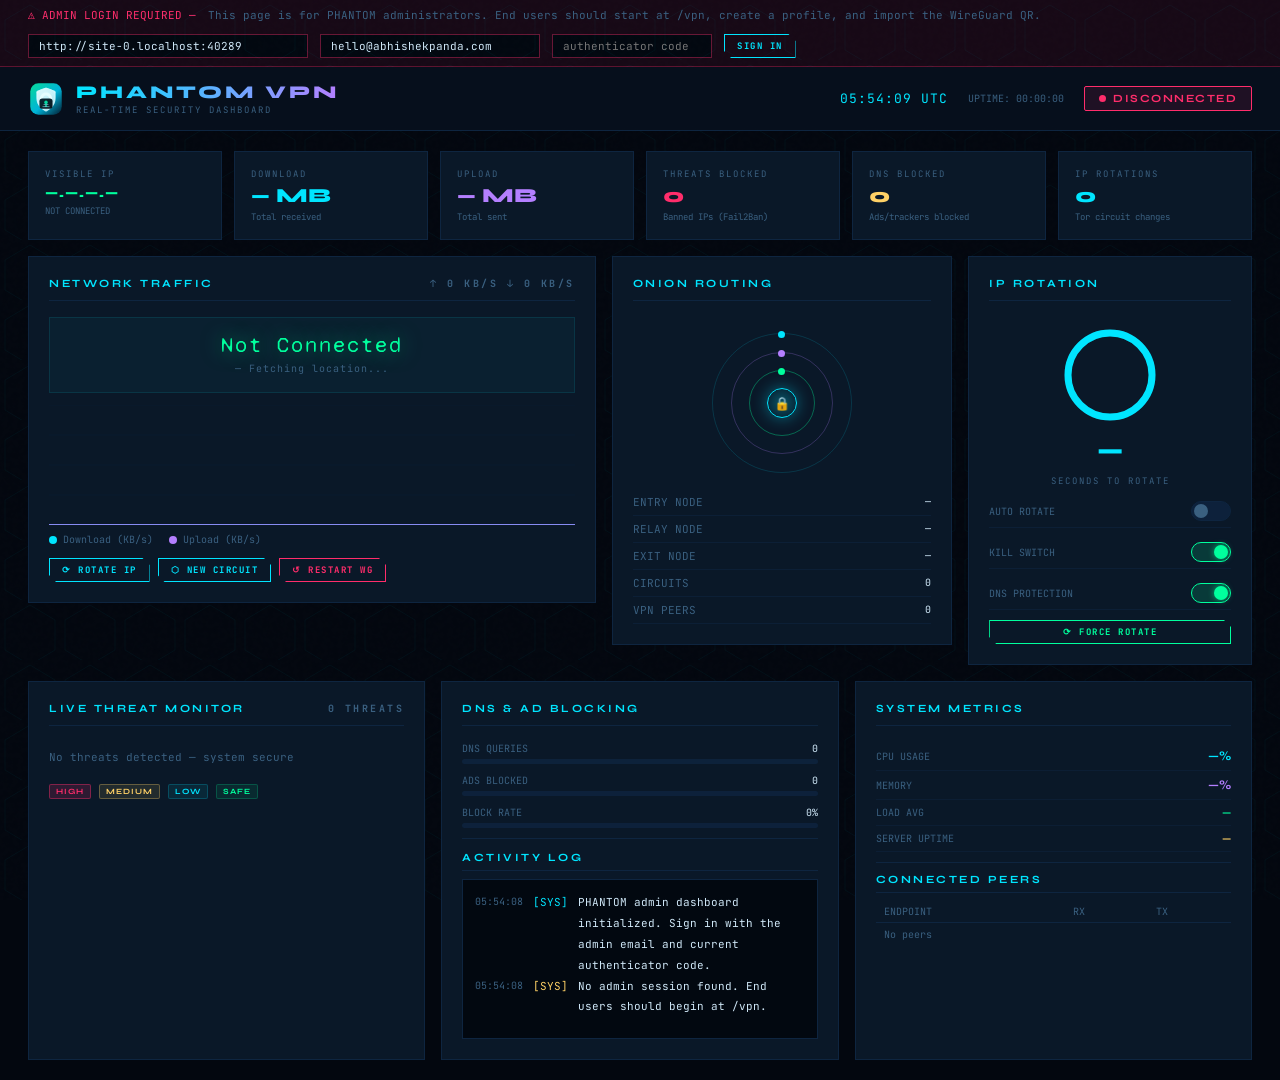
<file: 3-dashboard.html>
<!DOCTYPE html>
<html lang="en">
<head>
<meta charset="UTF-8">
<meta name="viewport" content="width=device-width, initial-scale=1.0">
<title>PHANTOM VPN Admin Dashboard</title>
<meta name="description" content="Admin monitoring dashboard for PHANTOM VPN. Sign in with the admin email and current authenticator code to view live routing and security telemetry.">
<link rel="canonical" href="https://phantom.origixcloud.com/dashboard">
<link rel="icon" type="image/png" sizes="32x32" href="/brand/favicon-32.png">
<link rel="icon" type="image/png" sizes="16x16" href="/brand/favicon-16.png">
<link href="https://fonts.googleapis.com/css2?family=JetBrains+Mono:wght@300;400;700&family=Syne:wght@400;700;800&family=Syne+Mono&display=swap" rel="stylesheet">
<style>
/* ─── DESIGN SYSTEM ─────────────────────────────────── */
:root {
  --bg:       #03070f;
  --surface:  #07111e;
  --card:     #0a1828;
  --border:   #0e2540;
  --accent:   #00e5ff;
  --green:    #00ff9d;
  --purple:   #b47fff;
  --orange:   #ff7c38;
  --red:      #ff2d6b;
  --yellow:   #ffd166;
  --text:     #d0e8f8;
  --muted:    #3a6080;
  --glow-c:   0 0 24px rgba(0,229,255,.35);
  --glow-g:   0 0 24px rgba(0,255,157,.35);
  --glow-r:   0 0 24px rgba(255,45,107,.45);
}
*{margin:0;padding:0;box-sizing:border-box}
html{scroll-behavior:smooth}
body{
  background:var(--bg);
  color:var(--text);
  font-family:'JetBrains Mono',monospace;
  min-height:100vh;
  overflow-x:hidden;
}

/* animated hex grid bg */
body::before{
  content:'';position:fixed;inset:0;z-index:0;
  background-image:url("data:image/svg+xml,%3Csvg xmlns='http://www.w3.org/2000/svg' width='60' height='60'%3E%3Cpath d='M30 5 L55 20 L55 50 L30 65 L5 50 L5 20 Z' fill='none' stroke='rgba(0,229,255,0.04)' stroke-width='1'/%3E%3C/svg%3E");
  background-size:60px 60px;pointer-events:none;
  animation:bgDrift 40s linear infinite;
}
@keyframes bgDrift{to{background-position:60px 60px}}

/* noise grain */
body::after{
  content:'';position:fixed;inset:0;z-index:0;pointer-events:none;
  background-image:url("data:image/svg+xml,%3Csvg viewBox='0 0 200 200' xmlns='http://www.w3.org/2000/svg'%3E%3Cfilter id='n'%3E%3CfeTurbulence type='fractalNoise' baseFrequency='.9' numOctaves='4'/%3E%3C/filter%3E%3Crect width='100%25' height='100%25' filter='url(%23n)' opacity='.03'/%3E%3C/svg%3E");
  opacity:.4;
}

/* ─── LAYOUT ──────────────────────────────────────────── */
.root{position:relative;z-index:1;display:grid;grid-template-rows:auto 1fr;min-height:100vh}

/* ─── HEADER ──────────────────────────────────────────── */
header{
  padding:0 28px;
  height:64px;
  display:flex;align-items:center;justify-content:space-between;
  background:rgba(7,17,30,.9);
  border-bottom:1px solid var(--border);
  backdrop-filter:blur(8px);
  position:sticky;top:0;z-index:100;
}
.logo{display:flex;align-items:center;gap:12px}
.logo-hex{
  width:36px;height:36px;
  background:transparent;
  display:flex;align-items:center;justify-content:center;
  animation:hexPulse 3s ease-in-out infinite;
}
.logo-hex img{width:36px;height:36px;border-radius:10px;display:block}
@keyframes hexPulse{
  0%,100%{box-shadow:0 0 10px rgba(0,229,255,.4)}
  50%{box-shadow:0 0 30px rgba(0,229,255,.8),0 0 60px rgba(0,229,255,.2)}
}
.logo-text{font-family:'Syne',sans-serif;font-size:18px;font-weight:800;
  background:linear-gradient(90deg,var(--accent),var(--purple));
  -webkit-background-clip:text;-webkit-text-fill-color:transparent;
  letter-spacing:3px;
}
.logo-sub{font-size:9px;color:var(--muted);letter-spacing:2px;margin-top:1px}

.header-right{display:flex;align-items:center;gap:20px}
#clock{font-size:13px;color:var(--accent);letter-spacing:1px}
.conn-pill{
  display:flex;align-items:center;gap:7px;
  padding:5px 14px;border-radius:2px;
  font-size:11px;letter-spacing:1.5px;font-weight:700;
  cursor:pointer;transition:all .3s;
  font-family:'Syne',sans-serif;
}
.conn-pill.offline{background:rgba(255,45,107,.1);border:1px solid var(--red);color:var(--red)}
.conn-pill.online{background:rgba(0,255,157,.08);border:1px solid var(--green);color:var(--green);box-shadow:var(--glow-g)}
.conn-pill.connecting{background:rgba(255,209,102,.1);border:1px solid var(--yellow);color:var(--yellow);animation:blink .8s infinite}
@keyframes blink{50%{opacity:.4}}
.dot{width:7px;height:7px;border-radius:50%;background:currentColor}
.dot.pulse{animation:dotPulse 1.4s ease-in-out infinite}
@keyframes dotPulse{0%,100%{transform:scale(1)}50%{transform:scale(1.4)}}

/* ─── MAIN BODY ───────────────────────────────────────── */
main{padding:20px 28px;display:flex;flex-direction:column;gap:16px}

/* ─── TOP STATUS ROW ──────────────────────────────────── */
.status-row{
  display:grid;
  grid-template-columns:1fr 1fr 1fr 1fr 1fr 1fr;
  gap:12px;
}
.stat-tile{
  background:var(--card);border:1px solid var(--border);
  padding:16px;position:relative;overflow:hidden;
  transition:border-color .3s;
}
.stat-tile:hover{border-color:rgba(0,229,255,.3)}
.stat-tile::before{
  content:'';position:absolute;top:0;left:0;right:0;height:2px;
  background:linear-gradient(90deg,transparent,var(--accent),transparent);
  opacity:0;transition:opacity .3s;
}
.stat-tile:hover::before{opacity:.5}
.tile-label{font-size:9px;color:var(--muted);letter-spacing:2px;margin-bottom:6px;text-transform:uppercase}
.tile-value{font-family:'Syne',sans-serif;font-size:20px;font-weight:800;color:var(--accent);line-height:1}
.tile-value.green{color:var(--green)}
.tile-value.red{color:var(--red)}
.tile-value.purple{color:var(--purple)}
.tile-value.yellow{color:var(--yellow)}
.tile-sub{font-size:9px;color:var(--muted);margin-top:5px}

/* ─── MIDDLE GRID ─────────────────────────────────────── */
.middle-grid{display:grid;grid-template-columns:2fr 1.2fr 1fr;gap:16px;align-items:start}

/* ─── CARD ────────────────────────────────────────────── */
.card{
  background:var(--card);border:1px solid var(--border);
  padding:20px;position:relative;overflow:hidden;
}
.card-head{
  font-family:'Syne',sans-serif;font-size:11px;font-weight:700;
  letter-spacing:2.5px;color:var(--accent);text-transform:uppercase;
  display:flex;align-items:center;justify-content:space-between;
  margin-bottom:16px;padding-bottom:10px;
  border-bottom:1px solid var(--border);
}
.card-head-right{font-family:'JetBrains Mono';font-size:10px;color:var(--muted)}

/* ─── NETWORK CHART ───────────────────────────────────── */
.chart-wrap{position:relative;height:120px}
canvas#netChart{width:100%;height:100%}
.chart-legend{display:flex;gap:16px;margin-top:8px;font-size:10px}
.legend-item{display:flex;align-items:center;gap:6px;color:var(--muted)}
.legend-dot{width:8px;height:8px;border-radius:50%}

/* ─── IP DISPLAY ──────────────────────────────────────── */
.ip-block{
  background:rgba(0,229,255,.04);border:1px solid rgba(0,229,255,.1);
  padding:14px;margin-bottom:12px;text-align:center;
}
.ip-value{
  font-family:'Syne Mono',monospace;font-size:22px;color:var(--green);
  letter-spacing:2px;text-shadow:0 0 20px rgba(0,255,157,.5);
  animation:ipGlow 2s ease-in-out infinite;
}
@keyframes ipGlow{50%{text-shadow:0 0 30px rgba(0,255,157,.8)}}
.ip-location{font-size:10px;color:var(--muted);margin-top:4px;letter-spacing:1px}
.ip-real{font-size:10px;color:var(--red);margin-top:3px}

/* ─── ONION ANIMATION ─────────────────────────────────── */
.onion-wrap{display:flex;align-items:center;justify-content:center;padding:16px 0}
.onion{position:relative;width:140px;height:140px;display:flex;align-items:center;justify-content:center}
.oRing{
  position:absolute;border-radius:50%;border:1.5px solid;
  animation:spin linear infinite;
}
.oRing:nth-child(1){width:140px;height:140px;border-color:rgba(0,229,255,.15);animation-duration:25s}
.oRing:nth-child(2){width:102px;height:102px;border-color:rgba(180,127,255,.25);animation-duration:16s;animation-direction:reverse}
.oRing:nth-child(3){width:66px;height:66px;border-color:rgba(0,255,157,.35);animation-duration:10s}
.oCore{
  width:30px;height:30px;border-radius:50%;
  background:radial-gradient(circle,rgba(0,229,255,.3),transparent);
  border:1px solid var(--accent);
  display:flex;align-items:center;justify-content:center;font-size:13px;
  box-shadow:0 0 15px rgba(0,229,255,.4);
}
.oDot{position:absolute;width:7px;height:7px;border-radius:50%;top:-3.5px;left:50%;margin-left:-3.5px}
.oRing:nth-child(1) .oDot{background:var(--accent)}
.oRing:nth-child(2) .oDot{background:var(--purple)}
.oRing:nth-child(3) .oDot{background:var(--green)}
@keyframes spin{to{transform:rotate(360deg)}}

.node-row{display:flex;justify-content:space-between;padding:6px 0;border-bottom:1px solid rgba(14,37,64,.6);font-size:11px}
.node-label{color:var(--muted)}
.node-val{color:var(--text);font-size:10px;max-width:160px;overflow:hidden;text-overflow:ellipsis;white-space:nowrap}

/* ─── ROTATION RING ───────────────────────────────────── */
.rot-ring-wrap{display:flex;flex-direction:column;align-items:center;gap:8px;padding:8px 0}
.rot-svg{transform:rotate(-90deg)}
.rot-track{fill:none;stroke:rgba(14,37,64,.8);stroke-width:7}
.rot-fill{fill:none;stroke:var(--accent);stroke-width:7;stroke-linecap:round;transition:stroke-dashoffset 1s linear}
.rot-num{font-family:'Syne',sans-serif;font-size:28px;font-weight:800;color:var(--accent);text-align:center}
.rot-label{font-size:9px;color:var(--muted);letter-spacing:2px;text-align:center}
.rot-controls{display:flex;flex-direction:column;gap:8px;width:100%}
.rot-toggle{display:flex;justify-content:space-between;align-items:center;font-size:10px;color:var(--muted);padding:6px 0;border-bottom:1px solid rgba(14,37,64,.6)}

/* ─── TOGGLE ──────────────────────────────────────────── */
.tog{
  width:40px;height:20px;background:rgba(14,37,64,.8);border:1px solid var(--border);
  border-radius:10px;cursor:pointer;position:relative;transition:background .3s;flex-shrink:0;
}
.tog.on{background:rgba(0,255,157,.15);border-color:var(--green)}
.tog::after{
  content:'';position:absolute;top:2px;left:2px;
  width:14px;height:14px;border-radius:50%;
  background:var(--muted);transition:all .3s;
}
.tog.on::after{left:22px;background:var(--green);box-shadow:0 0 6px rgba(0,255,157,.6)}

/* ─── THREAT FEED ─────────────────────────────────────── */
.threat-feed{max-height:280px;overflow-y:auto}
.threat-feed::-webkit-scrollbar{width:3px}
.threat-feed::-webkit-scrollbar-thumb{background:var(--border)}
.threat-item{
  display:grid;grid-template-columns:auto 1fr auto;gap:8px;
  padding:8px 0;border-bottom:1px solid rgba(14,37,64,.4);align-items:start;
}
.threat-icon{font-size:14px;margin-top:1px}
.threat-body{}
.threat-ip{font-size:11px;color:var(--text)}
.threat-msg{font-size:9px;color:var(--muted);margin-top:2px}
.threat-time{font-size:9px;color:var(--muted)}
.badge{
  display:inline-block;padding:2px 6px;border-radius:2px;
  font-size:8px;letter-spacing:1px;font-family:'Syne',sans-serif;font-weight:700;
}
.badge-hi{background:rgba(255,45,107,.15);border:1px solid rgba(255,45,107,.4);color:var(--red)}
.badge-md{background:rgba(255,209,102,.1);border:1px solid rgba(255,209,102,.3);color:var(--yellow)}
.badge-lo{background:rgba(0,229,255,.08);border:1px solid rgba(0,229,255,.2);color:var(--accent)}
.badge-ok{background:rgba(0,255,157,.08);border:1px solid rgba(0,255,157,.2);color:var(--green)}

/* ─── TERMINAL ────────────────────────────────────────── */
.terminal{
  background:#020810;border:1px solid var(--border);
  padding:12px;font-size:11px;height:160px;overflow-y:auto;
  line-height:1.9;
}
.terminal::-webkit-scrollbar{width:3px}
.terminal::-webkit-scrollbar-thumb{background:var(--border)}
.tl{display:flex;gap:10px}
.t-time{color:var(--muted);flex-shrink:0;font-size:10px}
.t-ok{color:var(--green)}.t-info{color:var(--accent)}.t-warn{color:var(--yellow)}.t-err{color:var(--red)}

/* ─── BOTTOM GRID ─────────────────────────────────────── */
.bottom-grid{display:grid;grid-template-columns:1fr 1fr 1fr;gap:16px}

/* ─── DNS STATS ───────────────────────────────────────── */
.dns-bar-wrap{margin-top:8px}
.dns-bar-row{display:flex;justify-content:space-between;font-size:10px;margin-bottom:4px;color:var(--muted)}
.dns-bar-val{color:var(--text)}
.bar-track{height:5px;background:rgba(14,37,64,.8);border-radius:3px;overflow:hidden;margin-bottom:10px}
.bar-fill{height:100%;border-radius:3px;transition:width .6s ease}
.bar-cyan{background:linear-gradient(90deg,var(--accent),var(--purple))}
.bar-red{background:linear-gradient(90deg,var(--red),var(--orange))}
.bar-green{background:linear-gradient(90deg,var(--green),var(--accent))}

/* ─── PEERS TABLE ─────────────────────────────────────── */
.peers-table{width:100%;border-collapse:collapse;font-size:10px}
.peers-table th{color:var(--muted);font-weight:400;text-align:left;padding:4px 8px;border-bottom:1px solid var(--border)}
.peers-table td{padding:5px 8px;border-bottom:1px solid rgba(14,37,64,.4);color:var(--text)}
.peers-table tr:last-child td{border-bottom:none}

/* ─── SYSTEM METRICS ──────────────────────────────────── */
.metric-row{display:flex;justify-content:space-between;align-items:center;padding:6px 0;border-bottom:1px solid rgba(14,37,64,.5)}
.metric-label{font-size:10px;color:var(--muted)}
.metric-val{font-family:'Syne',sans-serif;font-size:13px;font-weight:700}

/* ─── BUTTONS ─────────────────────────────────────────── */
.btn{
  padding:8px 16px;border:1px solid;background:transparent;
  cursor:pointer;font-family:'JetBrains Mono';font-size:10px;
  letter-spacing:1.5px;font-weight:700;transition:all .2s;
  text-transform:uppercase;
  clip-path:polygon(0 0,calc(100% - 7px) 0,100% 7px,100% 100%,7px 100%,0 calc(100% - 7px));
}
.btn-c{border-color:var(--accent);color:var(--accent)}
.btn-c:hover{background:rgba(0,229,255,.1);box-shadow:var(--glow-c)}
.btn-g{border-color:var(--green);color:var(--green)}
.btn-g:hover{background:rgba(0,255,157,.1);box-shadow:var(--glow-g)}
.btn-r{border-color:var(--red);color:var(--red)}
.btn-r:hover{background:rgba(255,45,107,.1);box-shadow:var(--glow-r)}
.btn-sm{padding:5px 12px;font-size:9px}
.btns-row{display:flex;gap:8px;flex-wrap:wrap;margin-top:12px}

/* ─── CONNECTION MODAL ────────────────────────────────── */
#setup-modal{
  position:fixed;inset:0;background:rgba(3,7,15,.95);z-index:1000;
  display:flex;align-items:center;justify-content:center;
}
.modal-box{
  background:var(--card);border:1px solid var(--accent);
  padding:32px;max-width:480px;width:90%;
  clip-path:polygon(0 0,calc(100% - 16px) 0,100% 16px,100% 100%,16px 100%,0 calc(100% - 16px));
}
.modal-box h2{font-family:'Syne',sans-serif;font-size:18px;color:var(--accent);margin-bottom:8px}
.modal-box p{font-size:12px;color:var(--muted);margin-bottom:20px;line-height:1.7}
.modal-form{display:flex;flex-direction:column;gap:12px}
.modal-form label{font-size:10px;color:var(--muted);letter-spacing:1px;display:block;margin-bottom:4px}
.modal-form input{
  width:100%;background:#020810;border:1px solid var(--border);
  color:var(--text);padding:10px 14px;font-family:'JetBrains Mono';font-size:12px;
  outline:none;transition:border-color .2s;
}
.modal-form input:focus{border-color:var(--accent)}

/* ─── NOTIFICATION ────────────────────────────────────── */
#notif{
  position:fixed;bottom:24px;right:24px;z-index:999;
  padding:12px 20px;background:var(--card);
  border:1px solid var(--green);color:var(--green);
  font-size:12px;letter-spacing:.5px;
  transform:translateY(80px);opacity:0;transition:all .3s;
  max-width:320px;
  clip-path:polygon(0 0,calc(100% - 8px) 0,100% 8px,100% 100%,8px 100%,0 calc(100% - 8px));
}
#notif.show{transform:translateY(0);opacity:1}
#notif.err{border-color:var(--red);color:var(--red)}

/* ─── RESPONSIVE ──────────────────────────────────────── */
@media(max-width:1100px){
  .status-row{grid-template-columns:repeat(3,1fr)}
  .middle-grid{grid-template-columns:1fr 1fr}
  .bottom-grid{grid-template-columns:1fr 1fr}
}
@media(max-width:700px){
  .status-row{grid-template-columns:repeat(2,1fr)}
  .middle-grid,.bottom-grid{grid-template-columns:1fr}
  header{padding:0 16px}
  main{padding:14px 16px}
}

/* ─── SERVER URL CONFIG BAR ───────────────────────────── */
#config-bar{
  background:rgba(255,45,107,.08);border-bottom:1px solid rgba(255,45,107,.3);
  padding:8px 28px;display:flex;align-items:center;gap:12px;flex-wrap:wrap;
  font-size:11px;color:var(--red);
}
#config-bar.hidden{display:none}
#config-bar span{color:var(--muted)}
#config-bar input{
  background:#020810;border:1px solid rgba(255,45,107,.4);color:var(--text);
  padding:4px 10px;font-family:'JetBrains Mono';font-size:11px;
  outline:none;width:280px;
}
#config-bar input:focus{border-color:var(--red)}
</style>
</head>
<body>
<div id="notif"></div>

<!-- Config bar shows when not connected to server -->
<div id="config-bar">
  ⚠ ADMIN LOGIN REQUIRED — <span>This page is for PHANTOM administrators. End users should start at /vpn, create a profile, and import the WireGuard QR.</span>
  <input id="server-url-input" type="text" placeholder="http://YOUR_DROPLET_IP:7777" value="">
  <input id="api-user-input" type="text" placeholder="hello@abhishekpanda.com" value="hello@abhishekpanda.com" style="width:220px">
  <input id="api-pass-input" type="password" placeholder="authenticator code" style="width:160px">
  <button class="btn btn-c btn-sm" onclick="saveServerConfig()">SIGN IN</button>
</div>

<div class="root">
  <header>
    <div class="logo">
      <div class="logo-hex"><img src="/brand/phantomvpn-icon.svg" alt="PHANTOMVPN logo"></div>
      <div>
        <div class="logo-text">PHANTOM VPN</div>
        <div class="logo-sub">REAL-TIME SECURITY DASHBOARD</div>
      </div>
    </div>
    <div class="header-right">
      <div id="clock"></div>
      <div id="uptime-badge" style="font-size:10px;color:var(--muted)">UPTIME: 00:00:00</div>
      <div id="stream-status" class="conn-pill offline">
        <div class="dot"></div>
        <span>DISCONNECTED</span>
      </div>
    </div>
  </header>

  <main>
    <!-- ── STATUS ROW ── -->
    <div class="status-row">
      <div class="stat-tile">
        <div class="tile-label">VISIBLE IP</div>
        <div class="tile-value green" id="tile-ip" style="font-size:14px;letter-spacing:1px">—.—.—.—</div>
        <div class="tile-sub" id="tile-country">NOT CONNECTED</div>
      </div>
      <div class="stat-tile">
        <div class="tile-label">DOWNLOAD</div>
        <div class="tile-value" id="tile-rx">— MB</div>
        <div class="tile-sub">Total received</div>
      </div>
      <div class="stat-tile">
        <div class="tile-label">UPLOAD</div>
        <div class="tile-value purple" id="tile-tx">— MB</div>
        <div class="tile-sub">Total sent</div>
      </div>
      <div class="stat-tile">
        <div class="tile-label">THREATS BLOCKED</div>
        <div class="tile-value red" id="tile-threats">0</div>
        <div class="tile-sub">Banned IPs (Fail2Ban)</div>
      </div>
      <div class="stat-tile">
        <div class="tile-label">DNS BLOCKED</div>
        <div class="tile-value yellow" id="tile-dns-blocked">0</div>
        <div class="tile-sub">Ads/trackers blocked</div>
      </div>
      <div class="stat-tile">
        <div class="tile-label">IP ROTATIONS</div>
        <div class="tile-value" id="tile-rotations">0</div>
        <div class="tile-sub">Tor circuit changes</div>
      </div>
    </div>

    <!-- ── MIDDLE ── -->
    <div class="middle-grid">

      <!-- Network chart + IP -->
      <div class="card">
        <div class="card-head">
          NETWORK TRAFFIC
          <span class="card-head-right" id="speed-label">↑ 0 KB/s  ↓ 0 KB/s</span>
        </div>
        <div class="ip-block">
          <div class="ip-value" id="ip-main">Not Connected</div>
          <div class="ip-location" id="ip-loc">— Fetching location...</div>
          <div class="ip-real" id="ip-real-warn"></div>
        </div>
        <div class="chart-wrap">
          <canvas id="netChart"></canvas>
        </div>
        <div class="chart-legend">
          <div class="legend-item"><div class="legend-dot" style="background:var(--accent)"></div>Download (KB/s)</div>
          <div class="legend-item"><div class="legend-dot" style="background:var(--purple)"></div>Upload (KB/s)</div>
        </div>
        <div class="btns-row">
          <button class="btn btn-c btn-sm" onclick="apiPost('/api/rotate')">⟳ ROTATE IP</button>
          <button class="btn btn-c btn-sm" onclick="apiPost('/api/tor/newcircuit')">⬡ NEW CIRCUIT</button>
          <button class="btn btn-r btn-sm" onclick="apiPost('/api/wg/restart')">↺ RESTART WG</button>
        </div>
      </div>

      <!-- Onion routing panel -->
      <div class="card">
        <div class="card-head">ONION ROUTING</div>
        <div class="onion-wrap">
          <div class="onion">
            <div class="oRing"><div class="oDot"></div></div>
            <div class="oRing"><div class="oDot"></div></div>
            <div class="oRing"><div class="oDot"></div></div>
            <div class="oCore">🔒</div>
          </div>
        </div>
        <div class="node-row"><span class="node-label">ENTRY NODE</span><span class="node-val" id="nd-entry">—</span></div>
        <div class="node-row"><span class="node-label">RELAY NODE</span><span class="node-val" id="nd-relay">—</span></div>
        <div class="node-row"><span class="node-label">EXIT NODE</span><span class="node-val" id="nd-exit">—</span></div>
        <div class="node-row"><span class="node-label">CIRCUITS</span><span class="node-val" id="nd-circuits">0</span></div>
        <div class="node-row"><span class="node-label">VPN PEERS</span><span class="node-val" id="nd-peers">0</span></div>
      </div>

      <!-- IP Rotation timer -->
      <div class="card">
        <div class="card-head">IP ROTATION</div>
        <div class="rot-ring-wrap">
          <svg width="100" height="100" class="rot-svg">
            <circle class="rot-track" cx="50" cy="50" r="42"/>
            <circle id="rot-circle" class="rot-fill" cx="50" cy="50" r="42"
              stroke-dasharray="264" stroke-dashoffset="0"/>
          </svg>
          <div class="rot-num" id="rot-count">—</div>
          <div class="rot-label">SECONDS TO ROTATE</div>
        </div>
        <div class="rot-controls">
          <div class="rot-toggle">
            <span>AUTO ROTATE</span>
            <div class="tog" id="auto-tog" onclick="toggleAutoRotate()"></div>
          </div>
          <div class="rot-toggle">
            <span>KILL SWITCH</span>
            <div class="tog on" onclick="this.classList.toggle('on')"></div>
          </div>
          <div class="rot-toggle">
            <span>DNS PROTECTION</span>
            <div class="tog on" onclick="this.classList.toggle('on')"></div>
          </div>
        </div>
        <button class="btn btn-g btn-sm" style="width:100%;margin-top:10px" onclick="apiPost('/api/rotate')">⟳ FORCE ROTATE</button>
      </div>
    </div>

    <!-- ── BOTTOM ── -->
    <div class="bottom-grid">

      <!-- Threat monitor -->
      <div class="card">
        <div class="card-head">
          LIVE THREAT MONITOR
          <span class="card-head-right" id="threat-count-badge">0 THREATS</span>
        </div>
        <div class="threat-feed" id="threat-feed">
          <div style="color:var(--muted);font-size:11px;padding:8px 0">No threats detected — system secure</div>
        </div>
        <div class="btns-row">
          <span class="badge badge-hi">HIGH</span>
          <span class="badge badge-md">MEDIUM</span>
          <span class="badge badge-lo">LOW</span>
          <span class="badge badge-ok">SAFE</span>
        </div>
      </div>

      <!-- DNS stats + activity log -->
      <div class="card">
        <div class="card-head">DNS & AD BLOCKING</div>
        <div class="dns-bar-wrap">
          <div class="dns-bar-row"><span>DNS QUERIES</span><span class="dns-bar-val" id="dns-q">0</span></div>
          <div class="bar-track"><div class="bar-fill bar-cyan" id="dns-q-bar" style="width:0%"></div></div>
          <div class="dns-bar-row"><span>ADS BLOCKED</span><span class="dns-bar-val" id="dns-b">0</span></div>
          <div class="bar-track"><div class="bar-fill bar-red" id="dns-b-bar" style="width:0%"></div></div>
          <div class="dns-bar-row"><span>BLOCK RATE</span><span class="dns-bar-val" id="dns-pct">0%</span></div>
          <div class="bar-track"><div class="bar-fill bar-green" id="dns-pct-bar" style="width:0%"></div></div>
        </div>
        <div style="border-top:1px solid var(--border);padding-top:12px;margin-top:4px">
          <div class="card-head" style="margin-bottom:8px;padding-bottom:6px">ACTIVITY LOG</div>
          <div class="terminal" id="act-log"></div>
        </div>
      </div>

      <!-- System metrics + peers -->
      <div class="card">
        <div class="card-head">SYSTEM METRICS</div>
        <div class="metric-row"><span class="metric-label">CPU USAGE</span><span class="metric-val" id="cpu" style="color:var(--accent)">—%</span></div>
        <div class="metric-row"><span class="metric-label">MEMORY</span><span class="metric-val" id="mem" style="color:var(--purple)">—%</span></div>
        <div class="metric-row"><span class="metric-label">LOAD AVG</span><span class="metric-val" id="load" style="color:var(--green);font-size:11px">—</span></div>
        <div class="metric-row"><span class="metric-label">SERVER UPTIME</span><span class="metric-val" id="s-uptime" style="color:var(--yellow);font-size:11px">—</span></div>
        <div style="border-top:1px solid var(--border);margin-top:10px;padding-top:10px">
          <div class="card-head" style="margin-bottom:8px;padding-bottom:6px">CONNECTED PEERS</div>
          <table class="peers-table">
            <thead><tr><th>ENDPOINT</th><th>RX</th><th>TX</th></tr></thead>
            <tbody id="peers-tbody"><tr><td colspan="3" style="color:var(--muted)">No peers</td></tr></tbody>
          </table>
        </div>
      </div>
    </div>
  </main>
</div>

<script>
// ─── CONFIG ─────────────────────────────────────────────
let SERVER_URL = localStorage.getItem('phantom_server') || '';
let API_USER   = localStorage.getItem('phantom_user')   || 'hello@abhishekpanda.com';
let AUTH_TOKEN = localStorage.getItem('phantom_admin_token') || '';
let autoRotate = false;
let rotInterval = 30;
let rotCountdown = 30;
let rotTimer = null;
let connectedToStream = false;
let pollingStarted = false;
let prevRxBytes = 0, prevTxBytes = 0;
let lastRxRate = 0, lastTxRate = 0;

// Chart data
const MAX_POINTS = 60;
let rxHistory = new Array(MAX_POINTS).fill(0);
let txHistory = new Array(MAX_POINTS).fill(0);

// Show config bar if no server configured
if (!SERVER_URL && window.location.origin.startsWith('http')) {
  SERVER_URL = window.location.origin;
  localStorage.setItem('phantom_server', SERVER_URL);
}

function updateConfigBarVisibility() {
  const shouldShow = !SERVER_URL || !AUTH_TOKEN;
  document.getElementById('config-bar').classList.toggle('hidden', !shouldShow);
}

document.getElementById('server-url-input').value = SERVER_URL;
document.getElementById('api-user-input').value = API_USER;
updateConfigBarVisibility();

// ─── CANVAS CHART ────────────────────────────────────────
const canvas = document.getElementById('netChart');
const ctx = canvas.getContext('2d');
canvas.width  = canvas.offsetWidth  || 600;
canvas.height = canvas.offsetHeight || 120;
window.addEventListener('resize', () => {
  canvas.width = canvas.offsetWidth;
  drawChart();
});

function drawChart() {
  const W = canvas.width, H = canvas.height;
  ctx.clearRect(0,0,W,H);

  // grid
  ctx.strokeStyle = 'rgba(14,37,64,0.5)';
  ctx.lineWidth = 0.5;
  for (let i = 0; i < 5; i++) {
    const y = (H / 4) * i;
    ctx.beginPath(); ctx.moveTo(0,y); ctx.lineTo(W,y); ctx.stroke();
  }

  const maxVal = Math.max(...rxHistory, ...txHistory, 1);
  const drawLine = (data, color, fill) => {
    const step = W / (MAX_POINTS - 1);
    ctx.beginPath();
    data.forEach((v,i) => {
      const x = i * step;
      const y = H - (v / maxVal) * H * 0.9;
      i === 0 ? ctx.moveTo(x,y) : ctx.lineTo(x,y);
    });
    if (fill) {
      ctx.lineTo(W, H); ctx.lineTo(0, H); ctx.closePath();
      const grad = ctx.createLinearGradient(0,0,0,H);
      grad.addColorStop(0, fill + '40'); grad.addColorStop(1, fill + '00');
      ctx.fillStyle = grad; ctx.fill();
    }
    ctx.strokeStyle = color; ctx.lineWidth = 1.5; ctx.stroke();
  };

  drawLine(rxHistory, '#00e5ff', '#00e5ff');
  drawLine(txHistory, '#b47fff', '#b47fff');
}

// ─── SSE CONNECTION ───────────────────────────────────────
let evtSource = null;

function connectSSE() {
  if (!SERVER_URL) return;
  // The dashboard uses bearer-token admin sessions. After sign-in there is no stored
  // password value to reuse, so polling is the reliable authenticated transport here.
  startPolling();
}

function startPolling() {
  if (!SERVER_URL || pollingStarted) return;
  pollingStarted = true;
  setInterval(fetchStatus, 5000);
  setInterval(fetchThreats, 10000);
  fetchStatus();
}

async function fetchStatus() {
  if (!SERVER_URL) return;
  try {
    const res = await fetch(`${SERVER_URL}/api/status`, {
      headers: { 'Authorization': 'Bearer ' + AUTH_TOKEN }
    });
    if (!res.ok) throw new Error('Auth failed');
    const data = await res.json();
    updateDashboard(data);
    if (!connectedToStream) {
      connectedToStream = true;
      updateConfigBarVisibility();
      setStreamStatus('online');
      addLog('ok', '[SYS]', 'Connected to PHANTOM server at ' + SERVER_URL);
    }
  } catch(e) {
    if (connectedToStream) {
      setStreamStatus('offline');
      addLog('err', '[SYS]', 'Lost connection to server: ' + e.message);
      connectedToStream = false;
    }
    if (String(e.message).includes('Auth')) {
      AUTH_TOKEN = '';
      localStorage.removeItem('phantom_admin_token');
      updateConfigBarVisibility();
    }
  }
}

async function fetchThreats() {
  if (!SERVER_URL) return;
  try {
    const res = await fetch(`${SERVER_URL}/api/threats`, {
      headers: { 'Authorization': 'Bearer ' + AUTH_TOKEN }
    });
    if (!res.ok) return;
    const data = await res.json();
    renderThreats(data.threats || []);
  } catch(e) {}
}
// ─── UPDATE DASHBOARD ────────────────────────────────────
function updateDashboard(d) {
  // IP
  const ip = d.ip || '—';
  document.getElementById('tile-ip').textContent = ip;
  document.getElementById('ip-main').textContent = ip;
  document.getElementById('nd-circuits').textContent = d.tor?.circuits || 0;
  document.getElementById('nd-peers').textContent = d.peers || 0;
  document.getElementById('tile-rotations').textContent = d.tor?.rotations || 0;
  document.getElementById('rot-count').textContent = rotCountdown;
  document.getElementById('nd-entry').textContent = 'Guard-' + (ip.split('.')[0] || '?') + '-Node';
  document.getElementById('nd-relay').textContent = 'Relay-' + (ip.split('.')[1] || '?') + '-Node';
  document.getElementById('nd-exit').textContent  = 'Exit-'  + (ip.split('.')[2] || '?') + '-Node';

  // Geo lookup for IP
  fetchGeo(ip);

  // Network
  const rx = d.network?.rxBytes || 0;
  const tx = d.network?.txBytes || 0;
  const rxRate = Math.max(0, (rx - prevRxBytes) / 5 / 1024); // KB/s
  const txRate = Math.max(0, (tx - prevTxBytes) / 5 / 1024);
  if (prevRxBytes > 0) { lastRxRate = rxRate; lastTxRate = txRate; }
  prevRxBytes = rx; prevTxBytes = tx;

  document.getElementById('tile-rx').textContent = d.network?.rx || '—';
  document.getElementById('tile-tx').textContent = d.network?.tx || '—';
  document.getElementById('speed-label').textContent =
    '↑ ' + lastTxRate.toFixed(1) + ' KB/s  ↓ ' + lastRxRate.toFixed(1) + ' KB/s';

  rxHistory.push(lastRxRate); rxHistory.shift();
  txHistory.push(lastTxRate); txHistory.shift();
  drawChart();

  // DNS
  const dnsQ = d.dns?.queries || 0;
  const dnsB = d.dns?.blocked || 0;
  const dnsPct = dnsQ > 0 ? Math.round(dnsB / dnsQ * 100) : 0;
  document.getElementById('tile-dns-blocked').textContent = dnsB.toLocaleString();
  document.getElementById('dns-q').textContent = dnsQ.toLocaleString();
  document.getElementById('dns-b').textContent = dnsB.toLocaleString();
  document.getElementById('dns-pct').textContent = dnsPct + '%';
  document.getElementById('dns-q-bar').style.width  = Math.min(dnsQ / 10000 * 100, 100) + '%';
  document.getElementById('dns-b-bar').style.width  = Math.min(dnsB / 1000 * 100, 100) + '%';
  document.getElementById('dns-pct-bar').style.width = dnsPct + '%';

  // System
  if (d.system) {
    document.getElementById('cpu').textContent   = (d.system.cpu || 0).toFixed(1) + '%';
    document.getElementById('mem').textContent   = (d.system.mem || 0).toFixed(1) + '%';
    document.getElementById('load').textContent  = (d.system.load || ['—','—','—']).join(' ');
    document.getElementById('s-uptime').textContent = formatUptime(d.system.uptime || 0);
  }

  // Peers
  renderPeers(d.peers);

  // Threats
  document.getElementById('tile-threats').textContent = (d.threats || []).filter(t => t.type === 'BAN').length;
  document.getElementById('threat-count-badge').textContent = (d.threats || []).length + ' THREATS';
  if (d.threats?.length) renderThreats(d.threats);

  // VPN uptime
  if (d.vpn?.uptime) {
    document.getElementById('uptime-badge').textContent = 'UPTIME: ' + formatUptime(d.vpn.uptime);
  }
}

// ─── GEO IP LOOKUP ────────────────────────────────────────
const geoCache = {};
async function fetchGeo(ip) {
  if (!ip || ip === '—' || geoCache[ip]) {
    if (geoCache[ip]) {
      document.getElementById('ip-loc').textContent = geoCache[ip];
      document.getElementById('tile-country').textContent = geoCache[ip];
    }
    return;
  }
  try {
    const res = await fetch(`https://ipinfo.io/${ip}/json`);
    const d = await res.json();
    const loc = [d.city, d.region, d.country].filter(Boolean).join(', ');
    geoCache[ip] = loc;
    document.getElementById('ip-loc').textContent = loc + (d.org ? ' · ' + d.org : '');
    document.getElementById('tile-country').textContent = loc;
  } catch(e) {}
}

// ─── RENDER THREATS ────────────────────────────────────────
function renderThreats(threats) {
  const feed = document.getElementById('threat-feed');
  if (!threats.length) {
    feed.innerHTML = '<div style="color:var(--muted);font-size:11px;padding:8px 0">No threats detected — system secure ✓</div>';
    return;
  }
  feed.innerHTML = threats.slice(0,20).map(t => `
    <div class="threat-item">
      <div class="threat-icon">${t.type === 'BAN' ? '🔴' : t.type === 'PROBE' ? '🟡' : '🔵'}</div>
      <div class="threat-body">
        <div class="threat-ip">${t.ip || '—'}</div>
        <div class="threat-msg">${t.msg || '—'}</div>
      </div>
      <div style="display:flex;flex-direction:column;align-items:flex-end;gap:4px">
        <span class="badge ${t.severity === 'HIGH' ? 'badge-hi' : t.severity === 'MED' ? 'badge-md' : 'badge-lo'}">${t.type}</span>
        <span class="threat-time">${(t.time||'').substring(11,16)}</span>
      </div>
    </div>
  `).join('');
}

// ─── RENDER PEERS ─────────────────────────────────────────
function renderPeers(peers) {
  const tbody = document.getElementById('peers-tbody');
  if (!peers || !peers.length) {
    tbody.innerHTML = '<tr><td colspan="3" style="color:var(--muted)">No active peers</td></tr>';
    return;
  }
  tbody.innerHTML = peers.map(p => `
    <tr>
      <td style="color:var(--accent)">${p.endpoint || '—'}</td>
      <td style="color:var(--green)">${p.rx || '—'}</td>
      <td style="color:var(--purple)">${p.tx || '—'}</td>
    </tr>
  `).join('');
}

// ─── API CALLS ────────────────────────────────────────────
async function apiPost(endpoint) {
  if (!SERVER_URL || !AUTH_TOKEN) { notify('⚠ Sign in first', true); return; }
  try {
    const res = await fetch(SERVER_URL + endpoint, {
      method: 'POST',
      headers: { 'Authorization': 'Bearer ' + AUTH_TOKEN }
    });
    const d = await res.json();
    if (d.success !== false) {
      notify('✓ ' + endpoint.split('/').pop().toUpperCase() + ' successful');
      addLog('ok', '[API]', endpoint + ' → ' + JSON.stringify(d).substring(0,60));
      setTimeout(fetchStatus, 3500);
    } else {
      notify('⚠ Command failed', true);
    }
  } catch(e) {
    notify('⚠ API error: ' + e.message, true);
  }
}

// ─── AUTO ROTATE TIMER ────────────────────────────────────
function toggleAutoRotate() {
  autoRotate = !autoRotate;
  document.getElementById('auto-tog').classList.toggle('on', autoRotate);
  if (autoRotate) {
    rotCountdown = rotInterval;
    clearInterval(rotTimer);
    rotTimer = setInterval(() => {
      rotCountdown--;
      document.getElementById('rot-count').textContent = rotCountdown;
      const pct = rotCountdown / rotInterval;
      document.getElementById('rot-circle').style.strokeDashoffset = 264 * (1 - pct);
      if (rotCountdown <= 0) {
        rotCountdown = rotInterval;
        apiPost('/api/rotate');
        addLog('info', '[ROT]', 'Auto IP rotation triggered');
      }
    }, 1000);
    notify('⟳ Auto-rotation ON (' + rotInterval + 's)');
  } else {
    clearInterval(rotTimer);
    notify('⟳ Auto-rotation OFF');
  }
}

// ─── STREAM STATUS ────────────────────────────────────────
function setStreamStatus(state) {
  const el = document.getElementById('stream-status');
  el.className = 'conn-pill ' + state;
  el.innerHTML = `<div class="dot ${state === 'online' ? 'pulse' : ''}"></div><span>${state.toUpperCase()}</span>`;
}

// ─── ACTIVITY LOG ─────────────────────────────────────────
function addLog(type, tag, msg) {
  const log = document.getElementById('act-log');
  const t = new Date().toLocaleTimeString('en-GB');
  const div = document.createElement('div');
  div.className = 'tl';
  div.innerHTML = `<span class="t-time">${t}</span><span class="t-${type}">${tag}</span><span> ${msg}</span>`;
  log.appendChild(div);
  if (log.children.length > 100) log.removeChild(log.firstChild);
  log.scrollTop = log.scrollHeight;
}

// ─── HELPERS ──────────────────────────────────────────────
function formatUptime(s) {
  const h = String(Math.floor(s/3600)).padStart(2,'0');
  const m = String(Math.floor((s%3600)/60)).padStart(2,'0');
  const sec = String(s%60).padStart(2,'0');
  return `${h}:${m}:${sec}`;
}

function notify(msg, err=false) {
  const el = document.getElementById('notif');
  el.textContent = msg;
  el.className = 'show' + (err ? ' err' : '');
  clearTimeout(el._t);
  el._t = setTimeout(() => el.classList.remove('show'), 3500);
}

async function saveServerConfig() {
  SERVER_URL = document.getElementById('server-url-input').value.trim().replace(/\/$/, '');
  API_USER   = document.getElementById('api-user-input').value.trim();
  const password = document.getElementById('api-pass-input').value.trim();
  if (!SERVER_URL || !API_USER || !password) {
    notify('⚠ Server, username, and authenticator code are required', true);
    return;
  }
  localStorage.setItem('phantom_server', SERVER_URL);
  localStorage.setItem('phantom_user',   API_USER);
  try {
    const res = await fetch(SERVER_URL + '/api/auth/login', {
      method: 'POST',
      headers: { 'Content-Type': 'application/json' },
      body: JSON.stringify({ username: API_USER, password }),
    });
    const data = await res.json();
    if (!res.ok) throw new Error(data.error || 'Login failed');
    AUTH_TOKEN = data.token || '';
    localStorage.setItem('phantom_admin_token', AUTH_TOKEN);
    document.getElementById('api-pass-input').value = '';
    updateConfigBarVisibility();
    connectedToStream = false;
    connectSSE();
    notify('🔗 Signed in to ' + SERVER_URL);
  } catch (e) {
    const msg = String(e.message || '');
    if (msg.includes('Invalid username or authenticator code')) {
      notify('⚠ Use the admin email and the current six-digit authenticator code. User VPN profiles do not sign in here.', true);
      return;
    }
    notify('⚠ ' + msg, true);
  }
}

// Clock
setInterval(() => {
  document.getElementById('clock').textContent =
    new Date().toLocaleTimeString('en-GB') + ' UTC';
}, 1000);

// Initial
addLog('info', '[SYS]', 'PHANTOM admin dashboard initialized. Sign in with the admin email and current authenticator code.');
if (SERVER_URL && AUTH_TOKEN) { connectSSE(); }
else { addLog('warn', '[SYS]', 'No admin session found. End users should begin at /vpn.'); }
drawChart();
setInterval(drawChart, 2000);
</script>
</body>
</html>
</file>
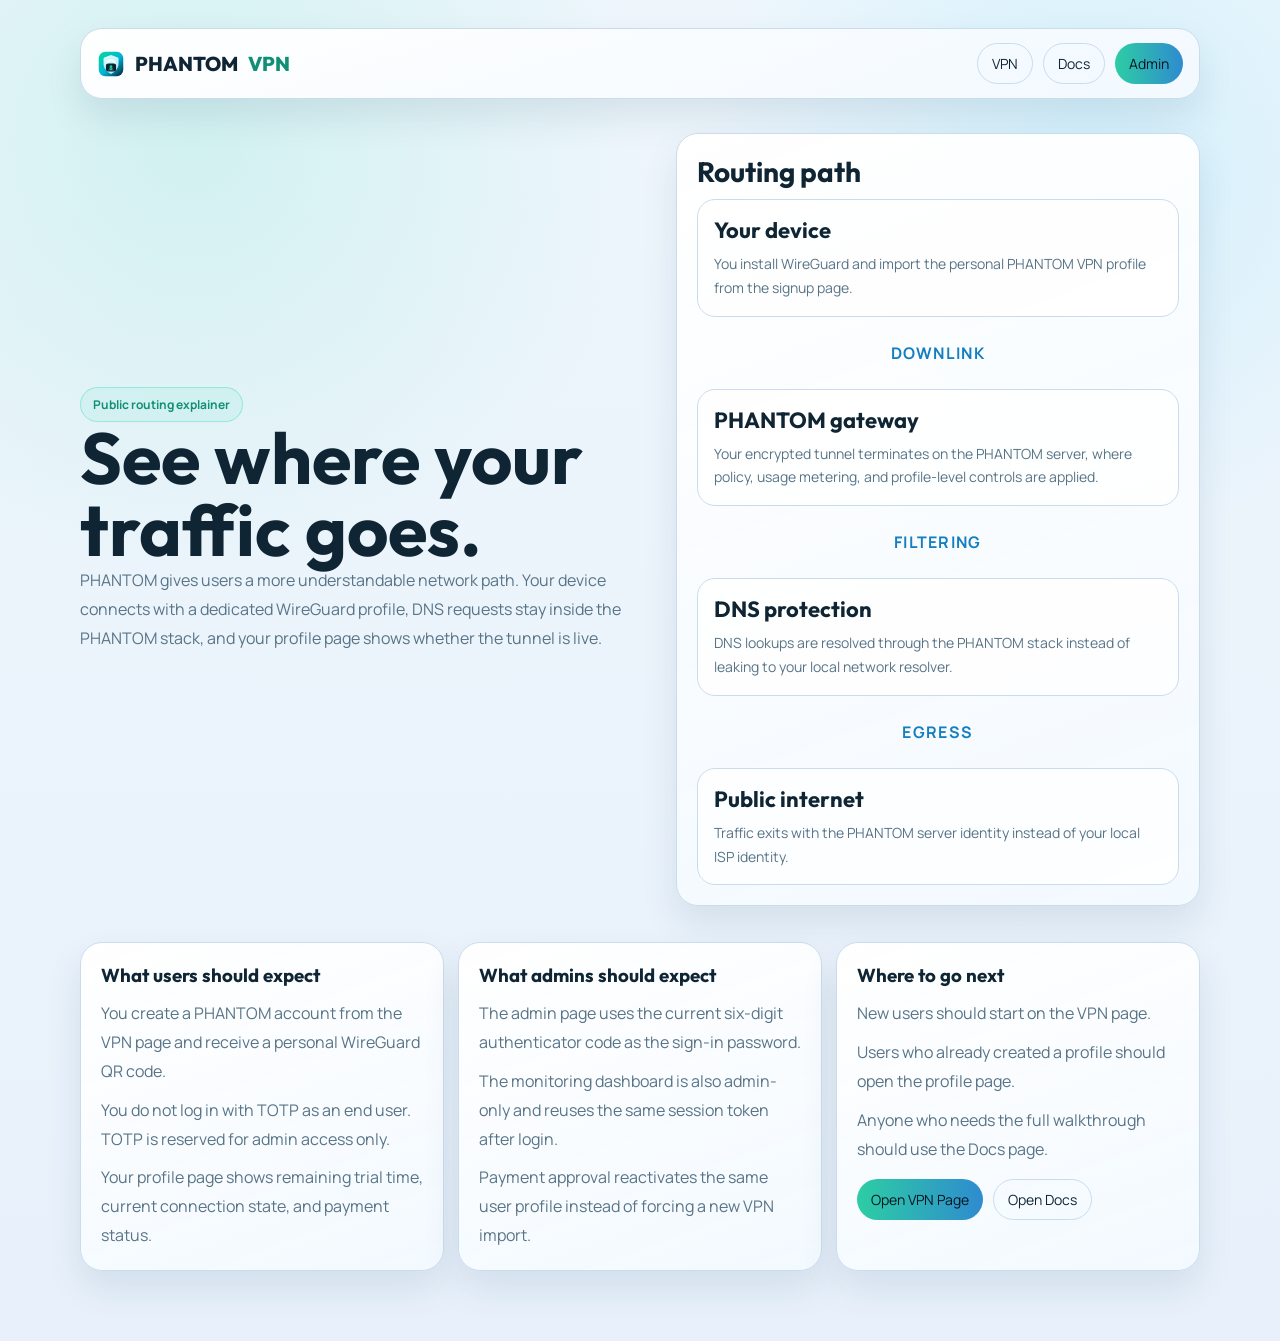
<file: 8-routing.html>
<!DOCTYPE html>
<html lang="en">
<head>
<meta charset="UTF-8">
<meta name="viewport" content="width=device-width, initial-scale=1.0">
<title>PHANTOM VPN Routing</title>
<meta name="description" content="Understand how PHANTOM VPN routes user traffic through WireGuard, DNS protection, and the public internet.">
<link rel="canonical" href="https://phantom.origixcloud.com/routing">
<link rel="icon" type="image/png" sizes="32x32" href="/brand/favicon-32.png">
<link rel="icon" type="image/png" sizes="16x16" href="/brand/favicon-16.png">
<link rel="preconnect" href="https://fonts.googleapis.com">
<link rel="preconnect" href="https://fonts.gstatic.com" crossorigin>
<link href="https://fonts.googleapis.com/css2?family=Outfit:wght@500;700;800&family=Manrope:wght@400;500;700&display=swap" rel="stylesheet">
<style>
:root{
  --bg:#eef6fc;
  --panel:#ffffff;
  --panel2:#f3f9ff;
  --line:#c9dced;
  --text:#0f2534;
  --muted:#587487;
  --mint:#108f74;
  --cyan:#147ec1;
}
*{box-sizing:border-box;margin:0;padding:0}
body{
  min-height:100vh;
  color:var(--text);
  font-family:'Manrope',sans-serif;
  background:
    radial-gradient(circle at 15% 10%, rgba(39,215,173,.14), transparent 28%),
    radial-gradient(circle at 85% 12%, rgba(88,216,255,.18), transparent 24%),
    linear-gradient(180deg,#eef6fc 0%,#e8f1fb 100%);
}
.wrap{max-width:1160px;margin:0 auto;padding:28px 20px 70px}
nav,.panel{
  background:linear-gradient(160deg,rgba(255,255,255,.98),rgba(243,249,255,.95));
  border:1px solid var(--line);
  border-radius:22px;
  box-shadow:0 18px 36px rgba(19,63,92,.1);
}
nav{
  display:flex;justify-content:space-between;align-items:center;gap:14px;flex-wrap:wrap;
  padding:14px 16px;
}
.brand{display:flex;align-items:center;gap:10px;font-family:'Outfit',sans-serif;font-size:20px;font-weight:800}
.brand span{color:var(--mint)}
.brand img{width:28px;height:28px;border-radius:8px;display:block}
.nav-links{display:flex;gap:10px;flex-wrap:wrap}
.btn{
  display:inline-flex;align-items:center;justify-content:center;padding:10px 14px;border-radius:999px;
  border:1px solid var(--line);text-decoration:none;color:var(--text);font-size:14px
}
.btn.main{background:linear-gradient(90deg,#2dcda4,#2f8bcf);border:none;color:#061621}
.hero{display:grid;grid-template-columns:1.05fr .95fr;gap:16px;align-items:center;padding:34px 0 18px}
.hero h1,.panel h2,.panel h3{font-family:'Outfit',sans-serif}
.hero h1{font-size:clamp(40px,6vw,72px);line-height:1;max-width:11ch}
.hero p,.panel p{color:var(--muted);line-height:1.8}
.kicker{
  display:inline-flex;align-items:center;padding:8px 12px;border-radius:999px;
  background:rgba(39,215,173,.08);border:1px solid rgba(39,215,173,.35);color:var(--mint);font-size:12px;font-weight:700;
}
.panel{padding:20px;animation:slideUp .55s ease both}
.diagram{display:grid;gap:12px}
.node{
  padding:16px;border-radius:18px;border:1px solid var(--line);background:rgba(255,255,255,.82);
  transition:transform .2s ease, box-shadow .2s ease;
}
.node:hover{transform:translateY(-2px);box-shadow:0 10px 22px rgba(16,76,121,.12)}
.node strong{display:block;font-family:'Outfit',sans-serif;font-size:22px}
.node span{display:block;margin-top:8px;color:var(--muted);font-size:14px;line-height:1.7}
.grid{display:grid;grid-template-columns:repeat(3,1fr);gap:14px;margin-top:18px}
.list{display:grid;gap:10px;margin-top:12px}
.line{
  display:flex;align-items:center;justify-content:center;height:48px;color:var(--cyan);font-weight:700;letter-spacing:.08em
}
@keyframes slideUp{
  from{opacity:0;transform:translateY(14px)}
  to{opacity:1;transform:translateY(0)}
}
@media(max-width:980px){
  .hero,.grid{grid-template-columns:1fr}
}
</style>
</head>
<body>
<div class="wrap">
  <nav>
    <div class="brand"><img src="/brand/phantomvpn-icon.svg" alt="PHANTOMVPN logo">PHANTOM <span>VPN</span></div>
    <div class="nav-links">
      <a class="btn" href="/vpn">VPN</a>
      <a class="btn" href="/docs">Docs</a>
      <a class="btn main" href="/admin">Admin</a>
    </div>
  </nav>

  <section class="hero">
    <div>
      <div class="kicker">Public routing explainer</div>
      <h1>See where your traffic goes.</h1>
      <p>
        PHANTOM gives users a more understandable network path. Your device connects with a dedicated WireGuard
        profile, DNS requests stay inside the PHANTOM stack, and your profile page shows whether the tunnel is live.
      </p>
    </div>

    <article class="panel">
      <h2 style="font-size:28px;margin-bottom:10px">Routing path</h2>
      <div class="diagram">
        <div class="node"><strong>Your device</strong><span>You install WireGuard and import the personal PHANTOM VPN profile from the signup page.</span></div>
        <div class="line">DOWNLINK</div>
        <div class="node"><strong>PHANTOM gateway</strong><span>Your encrypted tunnel terminates on the PHANTOM server, where policy, usage metering, and profile-level controls are applied.</span></div>
        <div class="line">FILTERING</div>
        <div class="node"><strong>DNS protection</strong><span>DNS lookups are resolved through the PHANTOM stack instead of leaking to your local network resolver.</span></div>
        <div class="line">EGRESS</div>
        <div class="node"><strong>Public internet</strong><span>Traffic exits with the PHANTOM server identity instead of your local ISP identity.</span></div>
      </div>
    </article>
  </section>

  <section class="grid">
    <article class="panel">
      <h3>What users should expect</h3>
      <div class="list">
        <p>You create a PHANTOM account from the VPN page and receive a personal WireGuard QR code.</p>
        <p>You do not log in with TOTP as an end user. TOTP is reserved for admin access only.</p>
        <p>Your profile page shows remaining trial time, current connection state, and payment status.</p>
      </div>
    </article>
    <article class="panel">
      <h3>What admins should expect</h3>
      <div class="list">
        <p>The admin page uses the current six-digit authenticator code as the sign-in password.</p>
        <p>The monitoring dashboard is also admin-only and reuses the same session token after login.</p>
        <p>Payment approval reactivates the same user profile instead of forcing a new VPN import.</p>
      </div>
    </article>
    <article class="panel">
      <h3>Where to go next</h3>
      <div class="list">
        <p>New users should start on the VPN page.</p>
        <p>Users who already created a profile should open the profile page.</p>
        <p>Anyone who needs the full walkthrough should use the Docs page.</p>
      </div>
      <div style="display:flex;gap:10px;flex-wrap:wrap;margin-top:16px">
        <a class="btn main" href="/vpn">Open VPN Page</a>
        <a class="btn" href="/docs">Open Docs</a>
      </div>
    </article>
  </section>
</div>
</body>
</html>
</file>
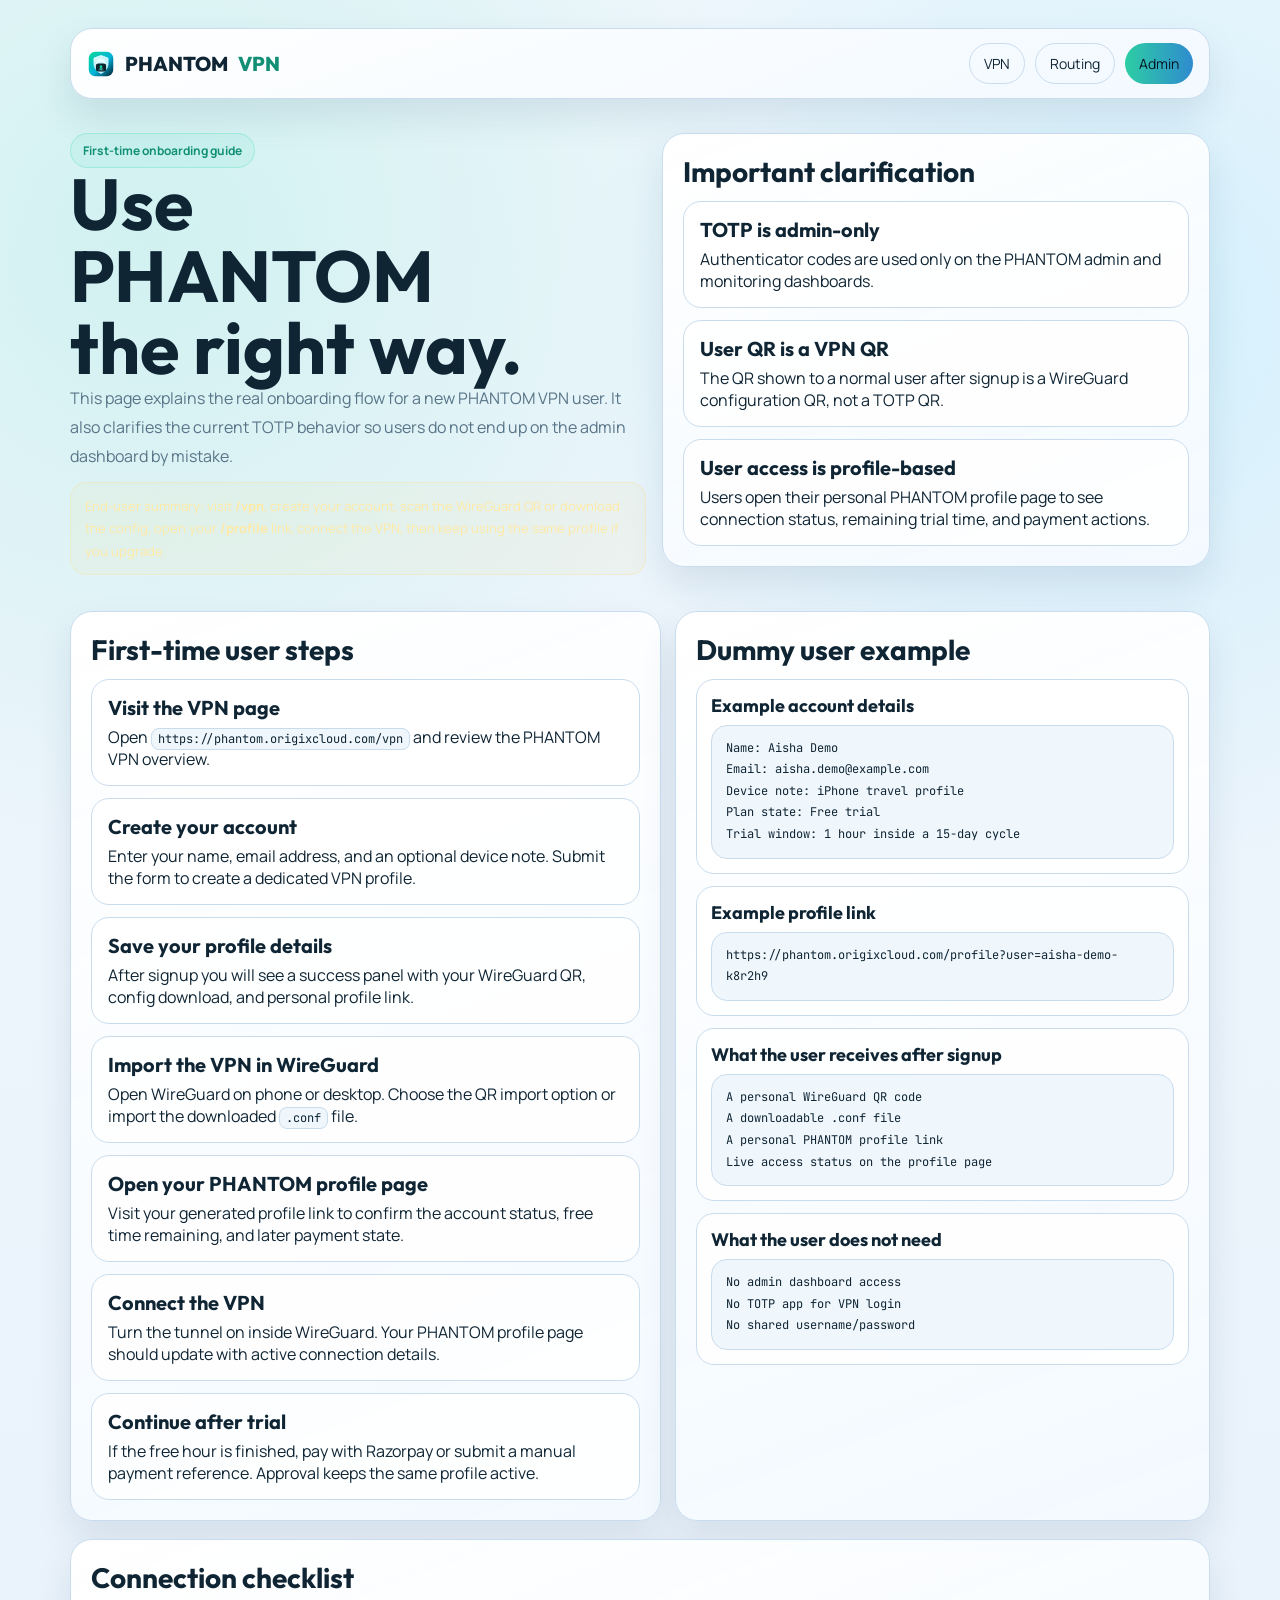
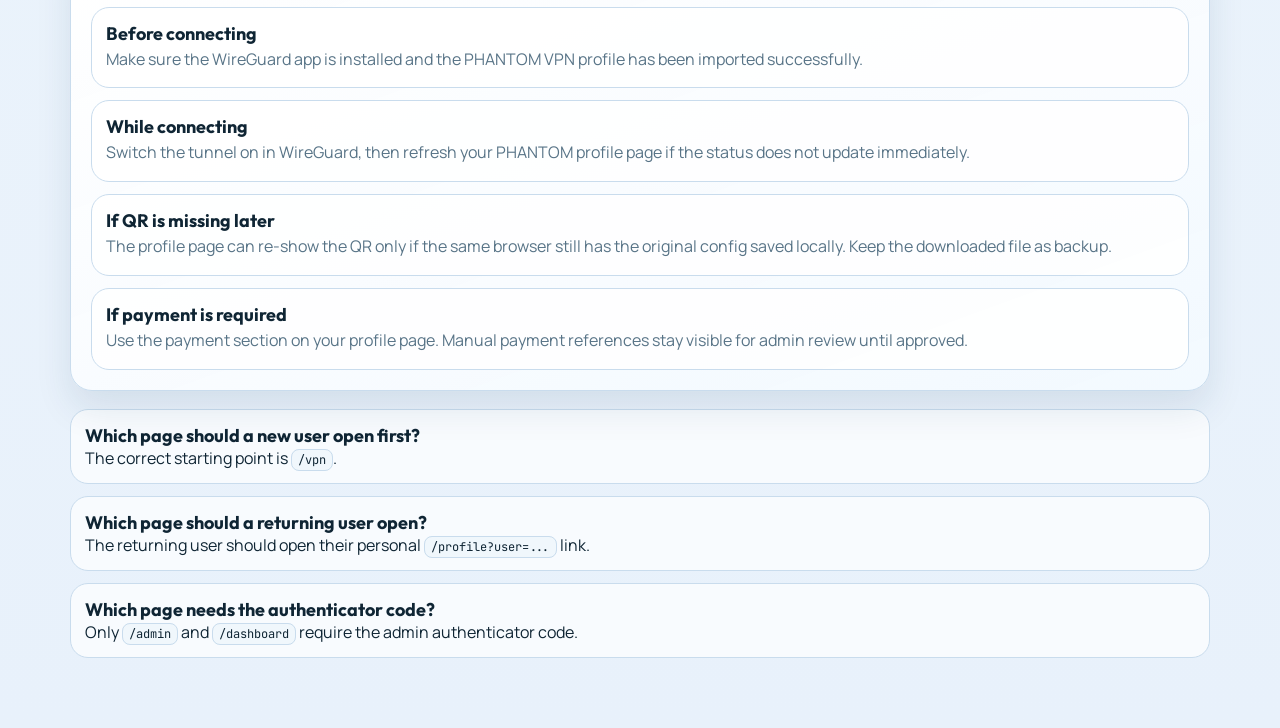
<file: 9-docs.html>
<!DOCTYPE html>
<html lang="en">
<head>
<meta charset="UTF-8">
<meta name="viewport" content="width=device-width, initial-scale=1.0">
<title>PHANTOM VPN Docs</title>
<meta name="description" content="PHANTOM VPN first-time onboarding documentation with user steps, connection guidance, and a dummy account example.">
<link rel="canonical" href="https://phantom.origixcloud.com/docs">
<link rel="icon" type="image/png" sizes="32x32" href="/brand/favicon-32.png">
<link rel="icon" type="image/png" sizes="16x16" href="/brand/favicon-16.png">
<link rel="preconnect" href="https://fonts.googleapis.com">
<link rel="preconnect" href="https://fonts.gstatic.com" crossorigin>
<link href="https://fonts.googleapis.com/css2?family=Outfit:wght@500;700;800&family=JetBrains+Mono:wght@400;600&family=Manrope:wght@400;500;700&display=swap" rel="stylesheet">
<style>
:root{
  --bg:#eef6fc;
  --panel:#ffffff;
  --panel2:#f3f9ff;
  --line:#c9dced;
  --text:#0f2534;
  --muted:#587487;
  --mint:#108f74;
  --cyan:#147ec1;
  --gold:#c18e1f;
}
*{box-sizing:border-box;margin:0;padding:0}
body{
  min-height:100vh;
  color:var(--text);
  font-family:'Manrope',sans-serif;
  background:
    radial-gradient(circle at 12% 10%, rgba(36,216,172,.14), transparent 26%),
    radial-gradient(circle at 88% 14%, rgba(89,216,255,.18), transparent 24%),
    linear-gradient(180deg,#eef6fc 0%,#e8f1fb 100%);
}
.wrap{max-width:1180px;margin:0 auto;padding:28px 20px 70px}
nav,.panel{
  background:linear-gradient(160deg,rgba(255,255,255,.98),rgba(243,249,255,.95));
  border:1px solid var(--line);
  border-radius:22px;
  box-shadow:0 18px 36px rgba(19,63,92,.1);
}
nav{
  display:flex;justify-content:space-between;align-items:center;gap:14px;flex-wrap:wrap;
  padding:14px 16px;
}
.brand{display:flex;align-items:center;gap:10px;font-family:'Outfit',sans-serif;font-size:20px;font-weight:800}
.brand span{color:var(--mint)}
.brand img{width:28px;height:28px;border-radius:8px;display:block}
.nav-links{display:flex;gap:10px;flex-wrap:wrap}
.btn{
  display:inline-flex;align-items:center;justify-content:center;padding:10px 14px;border-radius:999px;
  border:1px solid var(--line);text-decoration:none;color:var(--text);font-size:14px
}
.btn.main{background:linear-gradient(90deg,#2dcda4,#2f8bcf);border:none;color:#061621}
.hero{display:grid;grid-template-columns:1fr .95fr;gap:16px;align-items:start;padding:34px 0 18px}
.hero h1,.panel h2,.panel h3,.step strong,.card strong{font-family:'Outfit',sans-serif}
.hero h1{font-size:clamp(40px,6vw,72px);line-height:1;max-width:10ch}
.hero p,.panel p{color:var(--muted);line-height:1.8}
.kicker{
  display:inline-flex;align-items:center;padding:8px 12px;border-radius:999px;
  background:rgba(36,216,172,.08);border:1px solid rgba(36,216,172,.24);color:var(--mint);font-size:12px;font-weight:700;
}
.panel{padding:20px;animation:slideUp .55s ease both}
.steps{display:grid;gap:12px}
.step{
  padding:15px 16px;border-radius:18px;border:1px solid var(--line);background:rgba(255,255,255,.88);
  transition:transform .2s ease, box-shadow .2s ease;
}
.step:hover{transform:translateY(-2px);box-shadow:0 10px 22px rgba(16,76,121,.12)}
.step strong{display:block;font-size:20px;margin-bottom:6px}
.grid{display:grid;grid-template-columns:1.05fr .95fr;gap:14px;margin-top:18px}
.cards{display:grid;gap:12px}
.card{
  padding:14px;border-radius:18px;border:1px solid var(--line);background:rgba(255,255,255,.88);
  transition:transform .2s ease, box-shadow .2s ease;
}
.card:hover{transform:translateY(-2px);box-shadow:0 10px 22px rgba(16,76,121,.12)}
.card strong{display:block;font-size:18px}
code{
  padding:2px 6px;
  border-radius:8px;
  background:#f0f7fc;
  border:1px solid var(--line);
  font-family:'JetBrains Mono',monospace;
  font-size:12px;
}
.mono{
  margin-top:8px;
  padding:12px 14px;
  border-radius:16px;
  background:#f0f7fc;
  border:1px solid var(--line);
  font-family:'JetBrains Mono',monospace;
  font-size:12px;
  line-height:1.8;
  word-break:break-word;
  white-space:pre-wrap;
}
.note{
  margin-top:12px;
  padding:12px 14px;
  border-radius:16px;
  background:rgba(255,217,108,.08);
  border:1px solid rgba(255,217,108,.24);
  color:#ffe9a3;
  font-size:13px;
  line-height:1.7;
}
.faq{display:grid;gap:12px;margin-top:18px}
.faq .card{background:#f8fbfe}
@keyframes slideUp{
  from{opacity:0;transform:translateY(14px)}
  to{opacity:1;transform:translateY(0)}
}
@media(max-width:980px){
  .hero,.grid{grid-template-columns:1fr}
}
</style>
</head>
<body>
<div class="wrap">
  <nav>
    <div class="brand"><img src="/brand/phantomvpn-icon.svg" alt="PHANTOMVPN logo">PHANTOM <span>VPN</span></div>
    <div class="nav-links">
      <a class="btn" href="/vpn">VPN</a>
      <a class="btn" href="/routing">Routing</a>
      <a class="btn main" href="/admin">Admin</a>
    </div>
  </nav>

  <section class="hero">
    <div>
      <div class="kicker">First-time onboarding guide</div>
      <h1>Use PHANTOM the right way.</h1>
      <p>
        This page explains the real onboarding flow for a new PHANTOM VPN user. It also clarifies the current
        TOTP behavior so users do not end up on the admin dashboard by mistake.
      </p>
      <div class="note">
        End-user summary: visit <strong>/vpn</strong>, create your account, scan the WireGuard QR or download the
        config, open your <strong>/profile</strong> link, connect the VPN, then keep using the same profile if you upgrade.
      </div>
    </div>

    <article class="panel">
      <h2 style="font-size:28px;margin-bottom:12px">Important clarification</h2>
      <div class="steps">
        <div class="step">
          <strong>TOTP is admin-only</strong>
          Authenticator codes are used only on the PHANTOM admin and monitoring dashboards.
        </div>
        <div class="step">
          <strong>User QR is a VPN QR</strong>
          The QR shown to a normal user after signup is a WireGuard configuration QR, not a TOTP QR.
        </div>
        <div class="step">
          <strong>User access is profile-based</strong>
          Users open their personal PHANTOM profile page to see connection status, remaining trial time, and payment actions.
        </div>
      </div>
    </article>
  </section>

  <section class="grid">
    <article class="panel">
      <h2 style="font-size:28px;margin-bottom:12px">First-time user steps</h2>
      <div class="steps">
        <div class="step">
          <strong>Visit the VPN page</strong>
          Open <code>https://phantom.origixcloud.com/vpn</code> and review the PHANTOM VPN overview.
        </div>
        <div class="step">
          <strong>Create your account</strong>
          Enter your name, email address, and an optional device note. Submit the form to create a dedicated VPN profile.
        </div>
        <div class="step">
          <strong>Save your profile details</strong>
          After signup you will see a success panel with your WireGuard QR, config download, and personal profile link.
        </div>
        <div class="step">
          <strong>Import the VPN in WireGuard</strong>
          Open WireGuard on phone or desktop. Choose the QR import option or import the downloaded <code>.conf</code> file.
        </div>
        <div class="step">
          <strong>Open your PHANTOM profile page</strong>
          Visit your generated profile link to confirm the account status, free time remaining, and later payment state.
        </div>
        <div class="step">
          <strong>Connect the VPN</strong>
          Turn the tunnel on inside WireGuard. Your PHANTOM profile page should update with active connection details.
        </div>
        <div class="step">
          <strong>Continue after trial</strong>
          If the free hour is finished, pay with Razorpay or submit a manual payment reference. Approval keeps the same profile active.
        </div>
      </div>
    </article>

    <article class="panel">
      <h2 style="font-size:28px;margin-bottom:12px">Dummy user example</h2>
      <div class="cards">
        <div class="card">
          <strong>Example account details</strong>
          <div class="mono">Name: Aisha Demo
Email: aisha.demo@example.com
Device note: iPhone travel profile
Plan state: Free trial
Trial window: 1 hour inside a 15-day cycle</div>
        </div>
        <div class="card">
          <strong>Example profile link</strong>
          <div class="mono">https://phantom.origixcloud.com/profile?user=aisha-demo-k8r2h9</div>
        </div>
        <div class="card">
          <strong>What the user receives after signup</strong>
          <div class="mono">A personal WireGuard QR code
A downloadable .conf file
A personal PHANTOM profile link
Live access status on the profile page</div>
        </div>
        <div class="card">
          <strong>What the user does not need</strong>
          <div class="mono">No admin dashboard access
No TOTP app for VPN login
No shared username/password</div>
        </div>
      </div>
    </article>
  </section>

  <section class="panel" style="margin-top:18px">
    <h2 style="font-size:28px;margin-bottom:12px">Connection checklist</h2>
    <div class="cards">
      <div class="card">
        <strong>Before connecting</strong>
        <p>Make sure the WireGuard app is installed and the PHANTOM VPN profile has been imported successfully.</p>
      </div>
      <div class="card">
        <strong>While connecting</strong>
        <p>Switch the tunnel on in WireGuard, then refresh your PHANTOM profile page if the status does not update immediately.</p>
      </div>
      <div class="card">
        <strong>If QR is missing later</strong>
        <p>The profile page can re-show the QR only if the same browser still has the original config saved locally. Keep the downloaded file as backup.</p>
      </div>
      <div class="card">
        <strong>If payment is required</strong>
        <p>Use the payment section on your profile page. Manual payment references stay visible for admin review until approved.</p>
      </div>
    </div>
  </section>

  <section class="faq">
    <div class="card">
      <strong>Which page should a new user open first?</strong>
      <p>The correct starting point is <code>/vpn</code>.</p>
    </div>
    <div class="card">
      <strong>Which page should a returning user open?</strong>
      <p>The returning user should open their personal <code>/profile?user=...</code> link.</p>
    </div>
    <div class="card">
      <strong>Which page needs the authenticator code?</strong>
      <p>Only <code>/admin</code> and <code>/dashboard</code> require the admin authenticator code.</p>
    </div>
  </section>
</div>
</body>
</html>
</file>
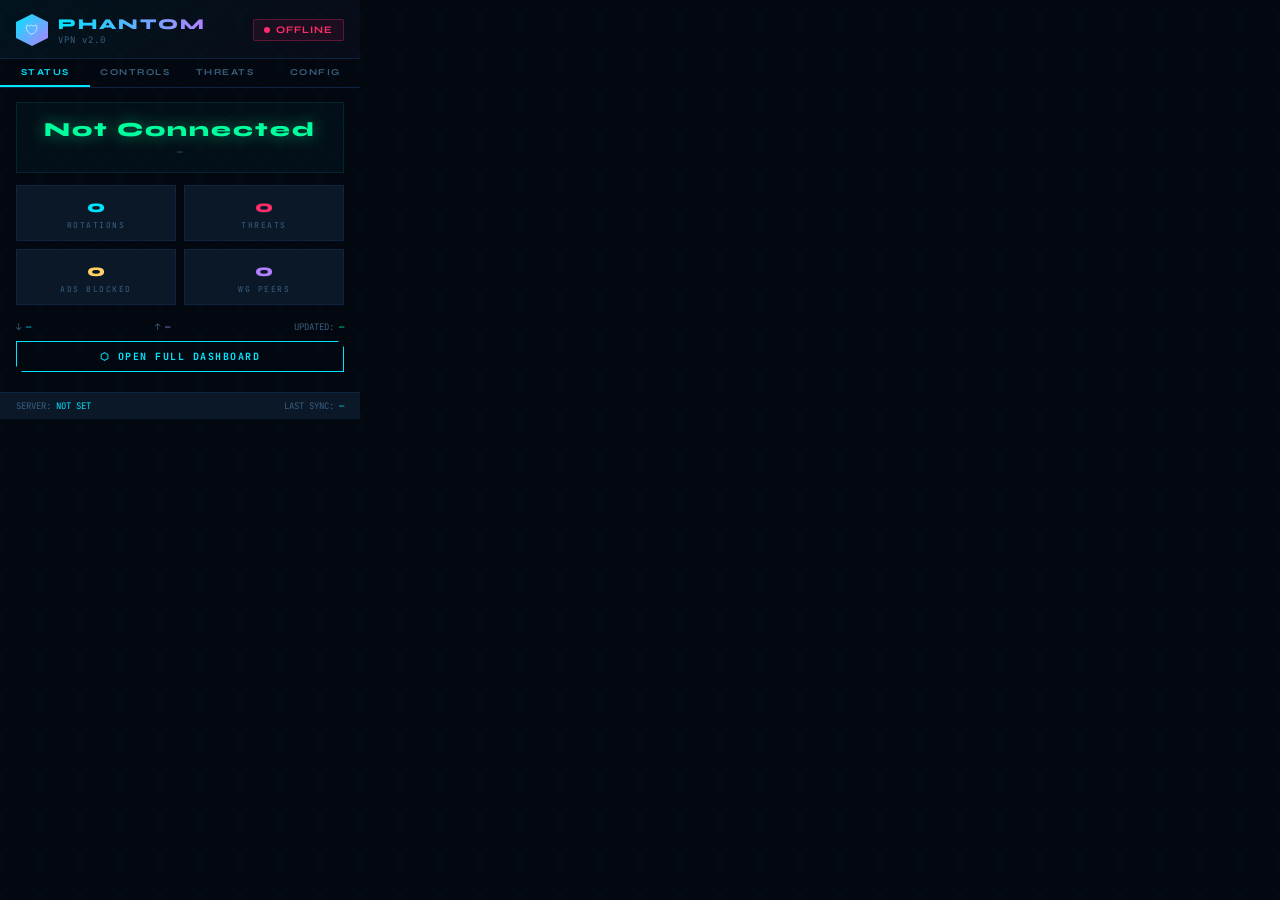
<file: chrome-extension/popup.html>
<!DOCTYPE html>
<html lang="en">
<head>
<meta charset="UTF-8">
<meta name="viewport" content="width=device-width">
<title>PHANTOM VPN</title>
<link href="https://fonts.googleapis.com/css2?family=JetBrains+Mono:wght@300;400;700&family=Syne:wght@700;800&display=swap" rel="stylesheet">
<style>
:root{
  --bg:#03070f;--card:#0a1828;--border:#0e2540;
  --accent:#00e5ff;--green:#00ff9d;--red:#ff2d6b;
  --purple:#b47fff;--yellow:#ffd166;--orange:#ff7c38;
  --text:#d0e8f8;--muted:#3a6080;
}
*{margin:0;padding:0;box-sizing:border-box}
body{
  width:360px;background:var(--bg);color:var(--text);
  font-family:'JetBrains Mono',monospace;font-size:12px;
  min-height:520px;overflow-x:hidden;
}
body::before{
  content:'';position:fixed;inset:0;z-index:0;
  background-image:url("data:image/svg+xml,%3Csvg xmlns='http://www.w3.org/2000/svg' width='40' height='40'%3E%3Cpath d='M20 2L38 12L38 32L20 42L2 32L2 12Z' fill='none' stroke='rgba(0,229,255,0.03)' stroke-width='1'/%3E%3C/svg%3E");
  background-size:40px 40px;pointer-events:none;
}
.wrap{position:relative;z-index:1;padding:0 0 8px}

/* HEADER */
.hdr{
  background:linear-gradient(135deg,rgba(0,229,255,.06),rgba(180,127,255,.04));
  border-bottom:1px solid var(--border);
  padding:14px 16px 12px;
  display:flex;align-items:center;justify-content:space-between;
}
.logo{display:flex;align-items:center;gap:10px}
.hex{
  width:32px;height:32px;
  background:linear-gradient(135deg,var(--accent),var(--purple));
  clip-path:polygon(50% 0%,100% 25%,100% 75%,50% 100%,0% 75%,0% 25%);
  display:flex;align-items:center;justify-content:center;font-size:14px;
  animation:hpulse 3s ease-in-out infinite;
}
@keyframes hpulse{50%{box-shadow:0 0 20px rgba(0,229,255,.7)}}
.brand{font-family:'Syne',sans-serif;font-size:15px;font-weight:800;
  background:linear-gradient(90deg,var(--accent),var(--purple));
  -webkit-background-clip:text;-webkit-text-fill-color:transparent;
  letter-spacing:2px;
}
.version{font-size:9px;color:var(--muted);letter-spacing:1px;margin-top:1px}
.status-dot{
  display:flex;align-items:center;gap:6px;
  font-size:10px;font-family:'Syne',sans-serif;font-weight:700;letter-spacing:1px;
  padding:4px 10px;border-radius:2px;
}
.status-dot.on{color:var(--green);background:rgba(0,255,157,.08);border:1px solid rgba(0,255,157,.3)}
.status-dot.off{color:var(--red);background:rgba(255,45,107,.08);border:1px solid rgba(255,45,107,.3)}
.status-dot.conn{color:var(--yellow);animation:blink .8s infinite}
@keyframes blink{50%{opacity:.4}}
.dot-circle{width:6px;height:6px;border-radius:50%;background:currentColor}
.dot-circle.pulse{animation:dpulse 1.4s infinite}
@keyframes dpulse{50%{transform:scale(1.5)}}

/* TABS */
.tabs{display:flex;border-bottom:1px solid var(--border)}
.tab{
  flex:1;padding:8px;text-align:center;cursor:pointer;
  font-size:9px;color:var(--muted);letter-spacing:1.5px;
  font-family:'Syne',sans-serif;font-weight:700;transition:all .2s;
}
.tab:hover{color:var(--text);background:rgba(255,255,255,.02)}
.tab.active{color:var(--accent);border-bottom:2px solid var(--accent)}

/* PANELS */
.panel{display:none;padding:14px 16px}
.panel.active{display:block}

/* IP BIG */
.ip-hero{
  text-align:center;padding:14px;margin-bottom:12px;
  background:rgba(0,229,255,.04);border:1px solid rgba(0,229,255,.1);
}
.ip-val{
  font-family:'Syne',sans-serif;font-size:20px;font-weight:800;
  color:var(--green);letter-spacing:2px;
  text-shadow:0 0 15px rgba(0,255,157,.5);
}
.ip-sub{font-size:9px;color:var(--muted);margin-top:4px;letter-spacing:1px}

/* STATS GRID */
.stats-grid{display:grid;grid-template-columns:1fr 1fr;gap:8px;margin-bottom:12px}
.stat-box{background:var(--card);border:1px solid var(--border);padding:10px;text-align:center}
.stat-num{font-family:'Syne',sans-serif;font-size:17px;font-weight:800}
.stat-lbl{font-size:8px;color:var(--muted);margin-top:3px;letter-spacing:1.5px}

/* TOGGLE ROWS */
.toggles{display:flex;flex-direction:column;gap:0}
.trow{
  display:flex;align-items:center;justify-content:space-between;
  padding:8px 0;border-bottom:1px solid rgba(14,37,64,.6);
}
.trow-label{font-size:10px;color:var(--text)}
.trow-sub{font-size:9px;color:var(--muted);margin-top:1px}
.tog{
  width:36px;height:18px;background:rgba(14,37,64,.8);
  border:1px solid var(--border);border-radius:9px;
  cursor:pointer;position:relative;transition:all .3s;flex-shrink:0;
}
.tog.on{background:rgba(0,255,157,.15);border-color:var(--green)}
.tog::after{
  content:'';position:absolute;top:2px;left:2px;
  width:12px;height:12px;border-radius:50%;
  background:var(--muted);transition:all .3s;
}
.tog.on::after{left:20px;background:var(--green);box-shadow:0 0 5px rgba(0,255,157,.6)}

/* BUTTONS */
.btn{
  width:100%;padding:8px;border:1px solid;background:transparent;
  cursor:pointer;font-family:'JetBrains Mono';font-size:10px;
  letter-spacing:1.5px;font-weight:700;transition:all .2s;
  margin-bottom:6px;text-transform:uppercase;
  clip-path:polygon(0 0,calc(100% - 6px) 0,100% 6px,100% 100%,6px 100%,0 calc(100% - 6px));
}
.btn-c{border-color:var(--accent);color:var(--accent)}
.btn-c:hover{background:rgba(0,229,255,.1)}
.btn-g{border-color:var(--green);color:var(--green)}
.btn-g:hover{background:rgba(0,255,157,.1)}
.btn-r{border-color:var(--red);color:var(--red)}
.btn-r:hover{background:rgba(255,45,107,.1)}
.btn-y{border-color:var(--yellow);color:var(--yellow)}
.btn-y:hover{background:rgba(255,209,102,.1)}
.btns-row{display:grid;grid-template-columns:1fr 1fr;gap:6px}
.btns-row .btn{margin:0}

/* THREAT LIST */
.threat-list{max-height:200px;overflow-y:auto;margin-bottom:8px}
.threat-list::-webkit-scrollbar{width:2px}
.threat-list::-webkit-scrollbar-thumb{background:var(--border)}
.ti{
  display:flex;justify-content:space-between;align-items:flex-start;
  padding:6px 0;border-bottom:1px solid rgba(14,37,64,.5);
}
.ti-l{display:flex;flex-direction:column;gap:2px}
.ti-ip{font-size:10px;color:var(--text)}
.ti-msg{font-size:9px;color:var(--muted)}
.badge{
  padding:1px 5px;border-radius:1px;font-size:8px;
  font-family:'Syne',sans-serif;font-weight:700;letter-spacing:.5px;white-space:nowrap;
}
.badge-hi{background:rgba(255,45,107,.15);border:1px solid rgba(255,45,107,.4);color:var(--red)}
.badge-md{background:rgba(255,209,102,.1);border:1px solid rgba(255,209,102,.3);color:var(--yellow)}
.badge-lo{background:rgba(0,229,255,.08);border:1px solid rgba(0,229,255,.2);color:var(--accent)}

/* CONFIG INPUTS */
.cfg-group{margin-bottom:10px}
.cfg-label{font-size:9px;color:var(--muted);letter-spacing:1px;margin-bottom:4px;display:block}
.cfg-input{
  width:100%;background:#020810;border:1px solid var(--border);
  color:var(--text);padding:7px 10px;font-family:'JetBrains Mono';font-size:11px;
  outline:none;transition:border-color .2s;
}
.cfg-input:focus{border-color:var(--accent)}

/* ATTACKS PANEL */
.attack-banner{
  background:rgba(255,45,107,.06);border:1px solid rgba(255,45,107,.2);
  padding:8px 10px;margin-bottom:10px;
  display:flex;align-items:center;gap:8px;
}
.attack-count{font-family:'Syne',sans-serif;font-size:22px;font-weight:800;color:var(--red)}
.attack-desc{font-size:9px;color:var(--muted);line-height:1.6}

/* STATUS BAR */
.sbar{
  background:var(--card);border-top:1px solid var(--border);
  padding:7px 16px;display:flex;justify-content:space-between;
  font-size:9px;color:var(--muted);
}
.sbar-val{color:var(--accent)}
</style>
</head>
<body>
<div class="wrap">
  <!-- Header -->
  <div class="hdr">
    <div class="logo">
      <div class="hex">🛡</div>
      <div>
        <div class="brand">PHANTOM</div>
        <div class="version">VPN v2.0</div>
      </div>
    </div>
    <div id="conn-status" class="status-dot off">
      <div class="dot-circle"></div>
      <span>OFFLINE</span>
    </div>
  </div>

  <!-- Tabs -->
  <div class="tabs">
    <div class="tab active" onclick="switchTab(event, 'status')">STATUS</div>
    <div class="tab" onclick="switchTab(event, 'controls')">CONTROLS</div>
    <div class="tab" onclick="switchTab(event, 'threats')">THREATS</div>
    <div class="tab" onclick="switchTab(event, 'config')">CONFIG</div>
  </div>

  <!-- STATUS PANEL -->
  <div class="panel active" id="panel-status">
    <div class="ip-hero">
      <div class="ip-val" id="ip-display">Not Connected</div>
      <div class="ip-sub" id="ip-loc">—</div>
    </div>
    <div class="stats-grid">
      <div class="stat-box">
        <div class="stat-num" id="s-rotations" style="color:var(--accent)">0</div>
        <div class="stat-lbl">ROTATIONS</div>
      </div>
      <div class="stat-box">
        <div class="stat-num" id="s-threats" style="color:var(--red)">0</div>
        <div class="stat-lbl">THREATS</div>
      </div>
      <div class="stat-box">
        <div class="stat-num" id="s-blocked" style="color:var(--yellow)">0</div>
        <div class="stat-lbl">ADS BLOCKED</div>
      </div>
      <div class="stat-box">
        <div class="stat-num" id="s-peers" style="color:var(--purple)">0</div>
        <div class="stat-lbl">WG PEERS</div>
      </div>
    </div>
    <div style="display:flex;justify-content:space-between;font-size:9px;color:var(--muted);padding:4px 0 8px">
      <span>↓ <span id="s-rx" style="color:var(--accent)">—</span></span>
      <span>↑ <span id="s-tx" style="color:var(--purple)">—</span></span>
      <span>UPDATED: <span id="s-time" style="color:var(--green)">—</span></span>
    </div>
    <button class="btn btn-c" onclick="openDashboard()">⬡ OPEN FULL DASHBOARD</button>
  </div>

  <!-- CONTROLS PANEL -->
  <div class="panel" id="panel-controls">
    <div class="btns-row" style="margin-bottom:10px">
      <button class="btn btn-g" onclick="rotateIP()">⟳ ROTATE IP</button>
      <button class="btn btn-c" onclick="newCircuit()">⬡ NEW CIRCUIT</button>
    </div>
    <button class="btn btn-y" onclick="restartWG()">↺ RESTART WIREGUARD</button>

    <div style="border-top:1px solid var(--border);margin:10px 0;padding-top:10px">
      <div class="toggles">
        <div class="trow">
          <div>
            <div class="trow-label">AUTO ROTATE IP</div>
            <div class="trow-sub">Every 30 seconds</div>
          </div>
          <div class="tog" id="tog-rotate" onclick="toggleSetting('rotate')"></div>
        </div>
        <div class="trow">
          <div>
            <div class="trow-label">BLOCK ADS</div>
            <div class="trow-sub">DNS-level ad blocking</div>
          </div>
          <div class="tog on" id="tog-ads" onclick="toggleSetting('ads')"></div>
        </div>
        <div class="trow">
          <div>
            <div class="trow-label">BLOCK TRACKERS</div>
            <div class="trow-sub">Analytics & fingerprinting</div>
          </div>
          <div class="tog on" id="tog-trackers" onclick="toggleSetting('trackers')"></div>
        </div>
        <div class="trow">
          <div>
            <div class="trow-label">ATTACK NOTIFICATIONS</div>
            <div class="trow-sub">Alert on threats</div>
          </div>
          <div class="tog on" id="tog-notifs" onclick="toggleSetting('notifs')"></div>
        </div>
        <div class="trow">
          <div>
            <div class="trow-label">SPOOF GEOLOCATION</div>
            <div class="trow-sub">Override navigator.geolocation</div>
          </div>
          <div class="tog" id="tog-geo" onclick="toggleSetting('geo')"></div>
        </div>
      </div>
    </div>
  </div>

  <!-- THREATS PANEL -->
  <div class="panel" id="panel-threats">
    <div class="attack-banner">
      <div class="attack-count" id="attack-count">0</div>
      <div class="attack-desc">
        browser-level attacks detected<br>
        this session (XSS, clickjacking, injections)
      </div>
    </div>
    <div style="font-size:9px;color:var(--muted);margin-bottom:8px;letter-spacing:1px">SERVER-SIDE THREATS (FAIL2BAN)</div>
    <div class="threat-list" id="threat-list">
      <div style="color:var(--muted);font-size:10px;padding:8px 0">No server threats detected ✓</div>
    </div>
    <div style="font-size:9px;color:var(--muted);margin:8px 0 6px;letter-spacing:1px">BROWSER ATTACK LOG</div>
    <div class="threat-list" id="browser-attack-list">
      <div style="color:var(--muted);font-size:10px;padding:8px 0">No browser attacks detected ✓</div>
    </div>
  </div>

  <!-- CONFIG PANEL -->
  <div class="panel" id="panel-config">
    <div class="cfg-group">
      <label class="cfg-label">SERVER URL (DigitalOcean droplet)</label>
      <input class="cfg-input" id="cfg-server" type="text" placeholder="http://YOUR_IP:7777">
    </div>
    <div class="cfg-group">
      <label class="cfg-label">USERNAME</label>
      <input class="cfg-input" id="cfg-user" type="text" placeholder="phantom">
    </div>
    <div class="cfg-group">
      <label class="cfg-label">PASSWORD</label>
      <input class="cfg-input" id="cfg-pass" type="password" placeholder="your dashboard password">
    </div>
    <div class="cfg-group">
      <label class="cfg-label">ROTATION INTERVAL (SECONDS)</label>
      <input class="cfg-input" id="cfg-interval" type="number" value="30" min="10" max="300">
    </div>
    <button class="btn btn-g" onclick="saveConfig()">✓ SAVE & CONNECT</button>
    <button class="btn btn-c" onclick="testConnection()" style="margin-top:0">⚡ TEST CONNECTION</button>
    <div id="cfg-status" style="font-size:10px;color:var(--muted);padding:6px 0;min-height:20px"></div>
  </div>

  <!-- Status bar -->
  <div class="sbar">
    <span>SERVER: <span class="sbar-val" id="sb-server">NOT SET</span></span>
    <span>LAST SYNC: <span class="sbar-val" id="sb-sync">—</span></span>
  </div>
</div>

<script>
// ─── TAB SWITCHING ────────────────────────────────────────
function switchTab(evt, name) {
  document.querySelectorAll('.tab').forEach(t => t.classList.remove('active'));
  document.querySelectorAll('.panel').forEach(p => p.classList.remove('active'));
  evt.target.classList.add('active');
  document.getElementById('panel-' + name).classList.add('active');
  if (name === 'threats') loadBrowserAttacks();
}

// ─── LOAD STATE FROM BACKGROUND ──────────────────────────
function loadState() {
  chrome.runtime.sendMessage({ type: 'GET_STATE' }, (res) => {
    if (!res) return;
    const { state, config } = res;

    // Connection status
    const el = document.getElementById('conn-status');
    if (state.connected) {
      el.className = 'status-dot on';
      el.innerHTML = '<div class="dot-circle pulse"></div><span>ACTIVE</span>';
    } else {
      el.className = 'status-dot off';
      el.innerHTML = '<div class="dot-circle"></div><span>OFFLINE</span>';
    }

    // IP
    document.getElementById('ip-display').textContent = state.currentIP || 'Not Connected';
    fetchGeo(state.currentIP);

    // Stats
    document.getElementById('s-rotations').textContent = state.rotations || 0;
    document.getElementById('s-threats').textContent   = state.threats   || 0;
    document.getElementById('s-blocked').textContent   = state.dnsBlocked ? formatNum(state.dnsBlocked) : '0';
    document.getElementById('s-peers').textContent     = state.peers     || 0;
    document.getElementById('s-rx').textContent        = state.bandwidthRx || '—';
    document.getElementById('s-tx').textContent        = state.bandwidthTx || '—';
    document.getElementById('s-time').textContent      = state.lastUpdate
      ? new Date(state.lastUpdate).toLocaleTimeString('en-GB') : '—';

    // Config fields
    if (config.serverUrl) document.getElementById('cfg-server').value = config.serverUrl;
    if (config.apiUser)   document.getElementById('cfg-user').value   = config.apiUser;
    if (config.apiPass)   document.getElementById('cfg-pass').value   = config.apiPass;
    document.getElementById('cfg-interval').value = config.rotateInterval || 30;

    // Toggles
    setTog('tog-rotate',   config.autoRotate);
    setTog('tog-notifs',   config.showNotifications !== false);
    setTog('tog-ads',      config.blockAds !== false);
    setTog('tog-trackers', config.blockTrackers !== false);
    setTog('tog-geo',      !!config.spoofGeo);

    // Server bar
    document.getElementById('sb-server').textContent = config.serverUrl
      ? config.serverUrl.replace('http://','').replace('https://','') : 'NOT SET';
    document.getElementById('sb-sync').textContent = state.lastUpdate
      ? new Date(state.lastUpdate).toLocaleTimeString('en-GB') : '—';

    // Threats
    if (state.threats > 0 || res.threats) loadThreats(config);
  });
}

function setTog(id, on) {
  const el = document.getElementById(id);
  if (el) el.classList.toggle('on', !!on);
}

function formatNum(n) {
  if (n > 1000000) return (n/1000000).toFixed(1)+'M';
  if (n > 1000)    return (n/1000).toFixed(1)+'K';
  return n.toString();
}

// ─── GEO LOOKUP ──────────────────────────────────────────
const geoCache = {};
async function fetchGeo(ip) {
  if (!ip || ip === 'Not Connected') return;
  if (geoCache[ip]) { document.getElementById('ip-loc').textContent = geoCache[ip]; return; }
  try {
    const r = await fetch(`https://ipinfo.io/${ip}/json`);
    const d = await r.json();
    const loc = [d.city, d.country].filter(Boolean).join(', ');
    geoCache[ip] = loc || 'Unknown location';
    document.getElementById('ip-loc').textContent = geoCache[ip];
  } catch(e) {}
}

// ─── API ACTIONS ─────────────────────────────────────────
function rotateIP() {
  chrome.runtime.sendMessage({ type: 'ROTATE_IP' }, (res) => {
    if (res?.ok) { flash('⟳ IP Rotated → ' + (res.newIP || '...')); setTimeout(loadState, 4000); }
    else flash('⚠ Rotation failed', true);
  });
}
function newCircuit() {
  chrome.runtime.sendMessage({ type: 'NEW_CIRCUIT' }, (res) => {
    if (res?.ok) { flash('⬡ New Tor circuit built'); setTimeout(loadState, 2000); }
    else flash('⚠ Failed', true);
  });
}
function restartWG() {
  chrome.runtime.sendMessage({ type: 'RESTART_WG' }, (res) => {
    flash(res?.ok ? '↺ WireGuard restarted' : '⚠ Restart failed', !res?.ok);
    setTimeout(loadState, 3000);
  });
}
function toggleSetting(key) {
  const map = {
    rotate: 'tog-rotate', ads: 'tog-ads',
    trackers: 'tog-trackers', notifs: 'tog-notifs', geo: 'tog-geo'
  };
  const el = document.getElementById(map[key]);
  const on = el.classList.toggle('on');

  if (key === 'rotate') chrome.runtime.sendMessage({ type: 'TOGGLE_AUTO_ROTATE', enabled: on });
  if (key === 'ads')    chrome.runtime.sendMessage({ type: 'TOGGLE_BLOCK_ADS', enabled: on });
  if (key === 'trackers') chrome.runtime.sendMessage({ type: 'TOGGLE_BLOCK_TRACKERS', enabled: on });
  if (key === 'notifs') chrome.runtime.sendMessage({ type: 'TOGGLE_NOTIFICATIONS', enabled: on });
  if (key === 'geo') chrome.runtime.sendMessage({ type: 'TOGGLE_SPOOF_GEO', enabled: on });
}

// ─── CONFIG ──────────────────────────────────────────────
function saveConfig() {
  const cfg = {
    serverUrl:        document.getElementById('cfg-server').value.trim().replace(/\/$/,''),
    apiUser:          document.getElementById('cfg-user').value.trim(),
    apiPass:          document.getElementById('cfg-pass').value.trim(),
    rotateInterval:   parseInt(document.getElementById('cfg-interval').value) || 30,
    autoRotate: document.getElementById('tog-rotate').classList.contains('on'),
    showNotifications: document.getElementById('tog-notifs').classList.contains('on'),
    blockAds: document.getElementById('tog-ads').classList.contains('on'),
    blockTrackers: document.getElementById('tog-trackers').classList.contains('on'),
    spoofGeo: document.getElementById('tog-geo').classList.contains('on'),
  };
  chrome.runtime.sendMessage({ type: 'SAVE_CONFIG', config: cfg }, (res) => {
    document.getElementById('cfg-status').style.color = 'var(--green)';
    document.getElementById('cfg-status').textContent = '✓ Saved. Connecting...';
    setTimeout(() => { loadState(); switchTabById('status'); }, 1500);
  });
}

async function testConnection() {
  const url  = document.getElementById('cfg-server').value.trim();
  const user = document.getElementById('cfg-user').value.trim();
  const pass = document.getElementById('cfg-pass').value.trim();
  const statusEl = document.getElementById('cfg-status');
  statusEl.textContent = '⟳ Testing...'; statusEl.style.color = 'var(--yellow)';
  try {
    const res = await fetch(url + '/health', { signal: AbortSignal.timeout(5000) });
    const d = await res.json();
    statusEl.textContent = '✓ Connected! Server status: ' + d.status;
    statusEl.style.color = 'var(--green)';
  } catch(e) {
    statusEl.textContent = '✗ Failed: ' + e.message;
    statusEl.style.color = 'var(--red)';
  }
}

function openDashboard() {
  chrome.runtime.sendMessage({ type: 'GET_STATE' }, (res) => {
    const url = res?.config?.serverUrl;
    if (url) chrome.tabs.create({ url: url + '/dashboard' });
    else flash('⚠ No server configured', true);
  });
}

// ─── THREATS ─────────────────────────────────────────────
async function loadThreats(config) {
  if (!config?.serverUrl) return;
  try {
    const auth = btoa((config.apiUser||'phantom') + ':' + (config.apiPass||''));
    const res = await fetch(config.serverUrl + '/api/threats', {
      headers: { 'Authorization': 'Basic ' + auth },
      signal: AbortSignal.timeout(5000),
    });
    if (!res.ok) return;
    const data = await res.json();
    renderThreats(data.threats || []);
    document.getElementById('attack-count').textContent = data.threats?.filter(t => t.type === 'BAN').length || 0;
  } catch(e) {}
}

function renderThreats(threats) {
  const el = document.getElementById('threat-list');
  if (!threats.length) {
    el.innerHTML = '<div style="color:var(--muted);font-size:10px;padding:8px 0">No server threats ✓</div>';
    return;
  }
  el.innerHTML = threats.slice(0,10).map(t => `
    <div class="ti">
      <div class="ti-l">
        <div class="ti-ip">${t.ip || '—'}</div>
        <div class="ti-msg">${t.msg || '—'}</div>
      </div>
      <span class="badge ${t.severity === 'HIGH' ? 'badge-hi' : t.severity === 'MED' ? 'badge-md' : 'badge-lo'}">${t.type}</span>
    </div>
  `).join('');
}

function loadBrowserAttacks() {
  chrome.storage.local.get('phantom_attacks', (r) => {
    const attacks = r.phantom_attacks || [];
    const el = document.getElementById('browser-attack-list');
    document.getElementById('attack-count').textContent = attacks.length;
    if (!attacks.length) {
      el.innerHTML = '<div style="color:var(--muted);font-size:10px;padding:8px 0">No browser attacks ✓</div>';
      return;
    }
    el.innerHTML = attacks.slice(0,10).map(a => `
      <div class="ti">
        <div class="ti-l">
          <div class="ti-ip" style="color:var(--orange)">${a.type}</div>
          <div class="ti-msg">${(a.url||'').substring(0,50)}</div>
        </div>
        <span class="badge badge-hi">BLOCK</span>
      </div>
    `).join('');
  });
}

// ─── FLASH MSG ────────────────────────────────────────────
function flash(msg, err=false) {
  const el = document.getElementById('cfg-status');
  el.textContent = msg;
  el.style.color = err ? 'var(--red)' : 'var(--green)';
}

function switchTabById(name) {
  document.querySelectorAll('.tab').forEach((t,i) => {
    const names = ['status','controls','threats','config'];
    t.classList.toggle('active', names[i] === name);
  });
  document.querySelectorAll('.panel').forEach(p => p.classList.remove('active'));
  document.getElementById('panel-' + name).classList.add('active');
}

// Init
loadState();
setInterval(loadState, 5000);
</script>
</body>
</html>
</file>
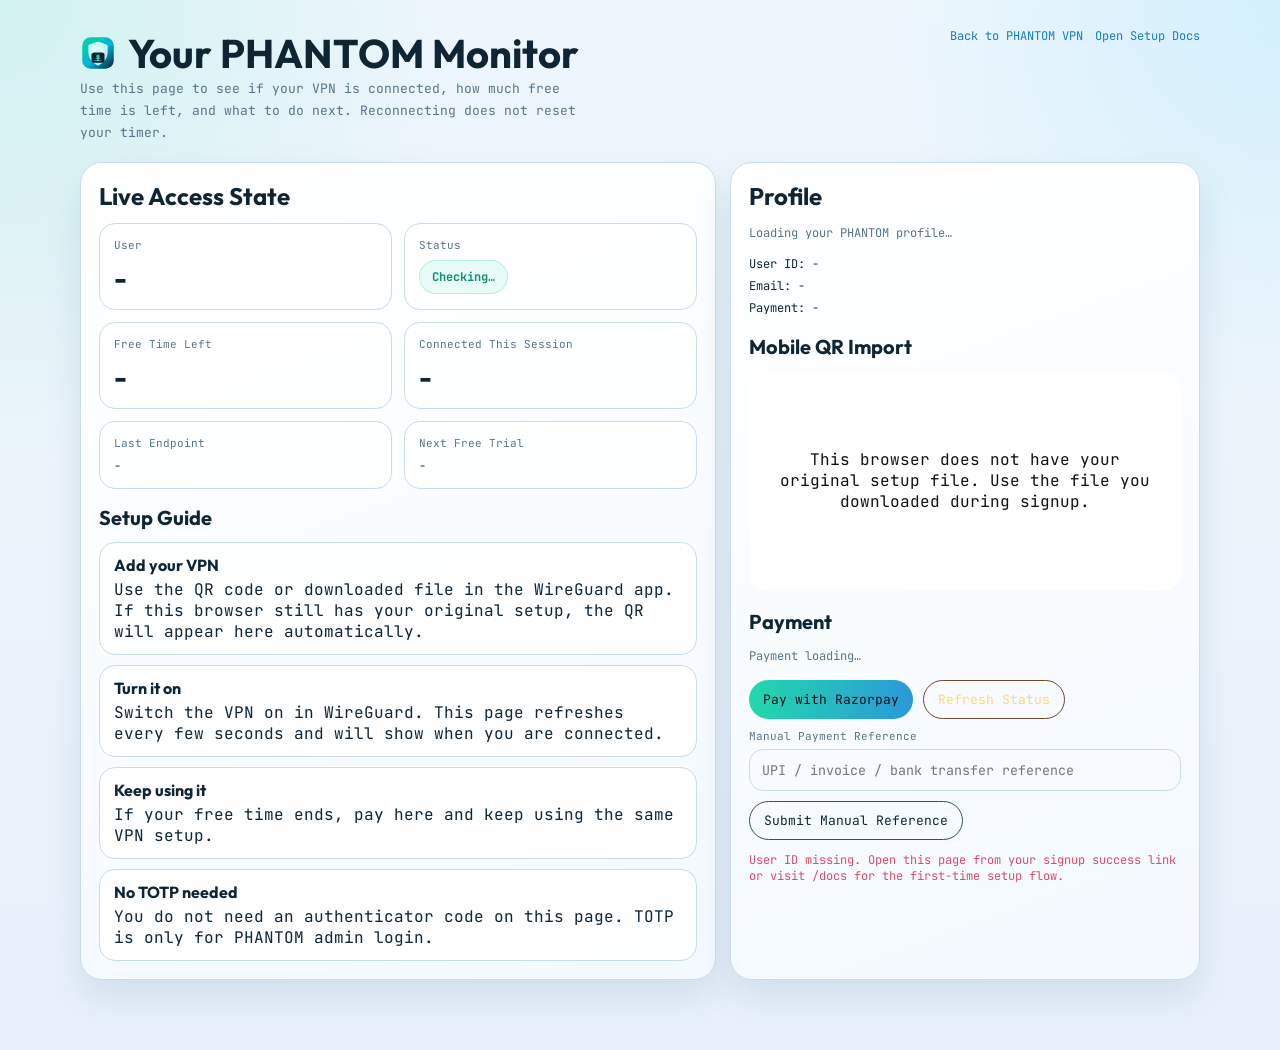
<file: pages/profile.html>
<!DOCTYPE html>
<html lang="en">
<head>
<meta charset="UTF-8">
<meta name="viewport" content="width=device-width, initial-scale=1.0">
<title>PHANTOM VPN Profile</title>
<meta name="description" content="View your PHANTOM VPN profile, monitor connection state, follow setup steps, and continue from trial to paid access.">
<link rel="canonical" href="https://phantom.origixcloud.com/profile">
<link rel="icon" type="image/png" sizes="32x32" href="/brand/favicon-32.png">
<link rel="icon" type="image/png" sizes="16x16" href="/brand/favicon-16.png">
<link rel="preconnect" href="https://fonts.googleapis.com">
<link rel="preconnect" href="https://fonts.gstatic.com" crossorigin>
<link href="https://fonts.googleapis.com/css2?family=Outfit:wght@400;600;700;800&family=JetBrains+Mono:wght@400;600&display=swap" rel="stylesheet">
<style>
:root{
  --bg:#eef6fc;
  --panel:#ffffff;
  --panel2:#f3f9ff;
  --line:#c9dced;
  --text:#0f2534;
  --muted:#587487;
  --mint:#108f74;
  --cyan:#147ec1;
  --gold:#c18e1f;
  --orange:#d86c3d;
  --red:#d94e68;
}
*{box-sizing:border-box;margin:0;padding:0}
body{
  min-height:100vh;
  color:var(--text);
  font-family:'JetBrains Mono',monospace;
  background:
    radial-gradient(circle at top left, rgba(36,216,172,.14), transparent 28%),
    radial-gradient(circle at top right, rgba(87,215,255,.18), transparent 24%),
    linear-gradient(180deg, #eef6fc 0%, #e8f1fb 100%);
}
.wrap{max-width:1160px;margin:0 auto;padding:28px 20px 70px}
header{
  display:flex;justify-content:space-between;gap:12px;align-items:flex-start;flex-wrap:wrap;margin-bottom:18px
}
h1{font-family:'Outfit',sans-serif;font-size:40px}
.sub{color:var(--muted);font-size:13px;line-height:1.7;max-width:64ch}
.link{color:var(--cyan);text-decoration:none;font-size:12px}
.title-row{display:flex;align-items:center;gap:12px}
.title-row img{width:36px;height:36px;border-radius:10px;display:block}
.grid{display:grid;grid-template-columns:1.15fr .85fr;gap:14px}
.panel{
  background:linear-gradient(160deg,var(--panel),var(--panel2));
  border:1px solid var(--line);
  border-radius:22px;
  padding:18px;
  box-shadow:0 18px 36px rgba(19,63,92,.1);
  animation:slideUp .55s ease both;
}
.panel h2{font-family:'Outfit',sans-serif;font-size:24px;margin-bottom:12px}
.cards{display:grid;grid-template-columns:repeat(2,1fr);gap:12px}
.tile{
  padding:14px;border-radius:16px;border:1px solid var(--line);background:rgba(255,255,255,.88);
  transition:transform .2s ease, box-shadow .2s ease;
}
.tile:hover{transform:translateY(-2px);box-shadow:0 10px 22px rgba(16,76,121,.12)}
.tile span{display:block;font-size:11px;color:var(--muted);margin-bottom:8px}
.tile strong{font-family:'Outfit',sans-serif;font-size:28px}
.status-pill{
  display:inline-flex;align-items:center;gap:8px;padding:8px 12px;border-radius:999px;font-size:12px;font-weight:700
}
.status-pill.active{background:rgba(36,216,172,.1);border:1px solid rgba(36,216,172,.28);color:var(--mint)}
.status-pill.suspended{background:rgba(255,145,88,.1);border:1px solid rgba(255,145,88,.25);color:var(--orange)}
.status-pill.revoked{background:rgba(255,113,135,.1);border:1px solid rgba(255,113,135,.28);color:var(--red)}
.mono{font-size:12px;word-break:break-all}
.helper{color:var(--muted);font-size:12px;line-height:1.7}
.timeline{display:grid;gap:10px;margin-top:12px}
.step{
  padding:12px 14px;border:1px solid var(--line);border-radius:16px;background:rgba(255,255,255,.88);
  transition:transform .2s ease, box-shadow .2s ease;
}
.step:hover{transform:translateY(-2px);box-shadow:0 10px 22px rgba(16,76,121,.12)}
.step strong{display:block;font-family:'Outfit',sans-serif;font-size:16px;margin-bottom:4px}
label{display:block;font-size:11px;color:var(--muted);margin:10px 0 6px}
input{
  width:100%;padding:11px 12px;border-radius:14px;border:1px solid var(--line);background:#f7fbff;color:var(--text);font-family:inherit;outline:none
}
.actions{display:flex;gap:10px;flex-wrap:wrap;margin-top:14px}
.btn{
  display:inline-flex;align-items:center;justify-content:center;padding:10px 14px;border-radius:999px;border:1px solid #2a5367;
  background:transparent;color:var(--text);text-decoration:none;cursor:pointer;font-family:inherit;font-size:13px;
}
.btn.main{background:linear-gradient(90deg,#23d8ac,#2b98d9);border:none;color:#061117}
.btn.warn{border-color:#6d4a22;color:#ffd96a}
.status{min-height:18px;margin-top:12px;font-size:12px}
.status.ok{color:var(--mint)}
.status.err{color:var(--red)}
.qr-box{
  min-height:220px;background:#fff;border-radius:18px;padding:14px;display:flex;align-items:center;justify-content:center;
}
.hidden{display:none!important}
@keyframes slideUp{
  from{opacity:0;transform:translateY(14px)}
  to{opacity:1;transform:translateY(0)}
}
@media(max-width:980px){
  .grid,.cards{grid-template-columns:1fr}
}
</style>
</head>
<body>
<div class="wrap">
  <header>
    <div>
      <div class="title-row"><img src="/brand/phantomvpn-icon.svg" alt="PHANTOMVPN logo"><h1>Your PHANTOM Monitor</h1></div>
      <p class="sub">Use this page to see if your VPN is connected, how much free time is left, and what to do next. Reconnecting does not reset your timer.</p>
    </div>
    <div style="display:flex;gap:12px;flex-wrap:wrap">
      <a class="link" href="/vpn">Back to PHANTOM VPN</a>
      <a class="link" href="/docs">Open Setup Docs</a>
    </div>
  </header>

  <div class="grid">
    <section class="panel">
      <h2>Live Access State</h2>
      <div class="cards">
        <div class="tile"><span>User</span><strong id="userName">-</strong></div>
        <div class="tile"><span>Status</span><div id="statusPill" class="status-pill active">Checking…</div></div>
        <div class="tile"><span>Free Time Left</span><strong id="remaining">-</strong></div>
        <div class="tile"><span>Connected This Session</span><strong id="sessionTime">-</strong></div>
        <div class="tile"><span>Last Endpoint</span><div class="mono" id="endpoint">-</div></div>
        <div class="tile"><span>Next Free Trial</span><div class="mono" id="eligible">-</div></div>
      </div>

      <div style="margin-top:16px">
        <h2 style="font-size:20px">Setup Guide</h2>
        <div class="timeline">
          <div class="step"><strong>Add your VPN</strong>Use the QR code or downloaded file in the WireGuard app. If this browser still has your original setup, the QR will appear here automatically.</div>
          <div class="step"><strong>Turn it on</strong>Switch the VPN on in WireGuard. This page refreshes every few seconds and will show when you are connected.</div>
          <div class="step"><strong>Keep using it</strong>If your free time ends, pay here and keep using the same VPN setup.</div>
          <div class="step"><strong>No TOTP needed</strong>You do not need an authenticator code on this page. TOTP is only for PHANTOM admin login.</div>
        </div>
      </div>
    </section>

    <section class="panel">
      <h2>Profile</h2>
      <div class="helper" id="profileCopy">Loading your PHANTOM profile…</div>
      <div style="margin-top:12px" class="mono" id="userIdText">User ID: -</div>
      <div style="margin-top:6px" class="mono" id="emailText">Email: -</div>
      <div style="margin-top:6px" class="mono" id="paymentText">Payment: -</div>

      <div style="margin-top:18px">
        <h2 style="font-size:20px">Mobile QR Import</h2>
        <div class="qr-box" id="qrBox"><span style="color:#111">No local config found yet.</span></div>
      </div>

      <div style="margin-top:18px">
        <h2 style="font-size:20px">Payment</h2>
        <p class="helper" id="paymentHelp">Payment loading…</p>
        <div class="actions">
          <button class="btn main" id="payBtn">Pay with Razorpay</button>
          <button class="btn warn" id="refreshBtn">Refresh Status</button>
        </div>
        <label for="paymentRef">Manual Payment Reference</label>
        <input id="paymentRef" placeholder="UPI / invoice / bank transfer reference" />
        <button class="btn" style="margin-top:10px" id="manualBtn">Submit Manual Reference</button>
        <div id="payStatus" class="status"></div>
      </div>
    </section>
  </div>
</div>

<script src="https://checkout.razorpay.com/v1/checkout.js"></script>
<script src="/ui/vendor/qrcode.min.js"></script>
<script>
const params = new URLSearchParams(window.location.search);
const apiRoot = window.location.origin;
const userId = params.get('user') || localStorage.getItem('phantom_last_user_id') || '';
let latestUser = null;
let qr = null;

function fmtDuration(totalSeconds) {
  if (totalSeconds === null || totalSeconds === undefined) return 'Paid';
  const s = Math.max(0, Number(totalSeconds || 0));
  const h = String(Math.floor(s / 3600)).padStart(2, '0');
  const m = String(Math.floor((s % 3600) / 60)).padStart(2, '0');
  const sec = String(s % 60).padStart(2, '0');
  return `${h}:${m}:${sec}`;
}

function setStatus(msg, isErr) {
  const el = document.getElementById('payStatus');
  el.textContent = msg;
  el.className = 'status ' + (isErr ? 'err' : 'ok');
}

async function publicApi(path, opts = {}) {
  const res = await fetch(apiRoot + path, {
    method: opts.method || 'GET',
    headers: opts.body ? { 'Content-Type': 'application/json' } : undefined,
    body: opts.body ? JSON.stringify(opts.body) : undefined,
  });
  let data = {};
  try { data = await res.json(); } catch (e) {}
  if (!res.ok) throw new Error(data.error || ('HTTP ' + res.status));
  return data;
}

function renderQr() {
  const config = localStorage.getItem('phantom_user_config_' + userId);
  const box = document.getElementById('qrBox');
  box.innerHTML = '';
  if (!config) {
    box.innerHTML = '<span style="color:#111;padding:0 12px;text-align:center">This browser does not have your original setup file. Use the file you downloaded during signup.</span>';
    return;
  }
  const qrText = config
    .replace(/\r\n/g, '\n')
    .split('\n')
    .filter((line) => !line.trimStart().startsWith('#'))
    .join('\n')
    .trim() + '\n';
  if (window.QRCode) {
    qr = new QRCode(box, { text: qrText, width: 190, height: 190 });
  } else {
    box.innerHTML = '<span style="color:#111">Reload once if the QR does not appear.</span>';
  }
}

function renderUser(user, cfg) {
  latestUser = user;
  document.getElementById('userName').textContent = user.name || '-';
  document.getElementById('remaining').textContent = user.remainingTrialSeconds === null ? 'Paid' : fmtDuration(user.remainingTrialSeconds);
  document.getElementById('sessionTime').textContent = fmtDuration(user.currentSessionSeconds || 0);
  document.getElementById('endpoint').textContent = user.lastKnownEndpoint || 'No active endpoint yet';
  document.getElementById('eligible').textContent = user.nextTrialEligibleAt || 'Active paid access';
  document.getElementById('userIdText').textContent = 'User ID: ' + (user.id || '-');
  document.getElementById('emailText').textContent = 'Email: ' + (user.email || '-');
  document.getElementById('paymentText').textContent = 'Payment: ' + (user.paymentStatus || '-');
  document.getElementById('profileCopy').textContent = user.currentConnected
    ? 'Your VPN is connected right now.'
    : (user.suspendedReason || 'Turn on your WireGuard VPN to start using PHANTOM.');

  const pill = document.getElementById('statusPill');
  pill.textContent = user.currentConnected ? 'Connected' : user.status;
  pill.className = 'status-pill ' + (user.status === 'revoked' ? 'revoked' : user.status === 'suspended' ? 'suspended' : 'active');

  const payText = cfg.razorpayEnabled
    ? `Razorpay is ready. ${cfg.razorpayPlanName} costs ${(cfg.razorpayAmount / 100).toFixed(2)} ${cfg.razorpayCurrency}.`
    : `Razorpay is not configured yet. Use manual payment reference or contact ${cfg.paymentLink}.`;
  document.getElementById('paymentHelp').textContent = payText;
  document.getElementById('payBtn').disabled = !cfg.razorpayEnabled || user.paymentStatus === 'paid';
}

async function refreshStatus() {
  if (!userId) {
    setStatus('User ID missing. Open this page from your signup success link or visit /docs for the first-time setup flow.', true);
    return;
  }
  try {
    const d = await publicApi('/api/public/users/' + encodeURIComponent(userId));
    renderUser(d.user || {}, d);
  } catch (e) {
    setStatus(e.message, true);
  }
}

async function submitManualReference() {
  try {
    if (!userId) throw new Error('User ID missing');
    const reference = document.getElementById('paymentRef').value.trim();
    if (!reference) throw new Error('Payment reference is required');
    const d = await publicApi('/api/public/users/' + encodeURIComponent(userId) + '/payment-request', {
      method: 'POST',
      body: { reference },
    });
    setStatus(d.message || 'Payment submitted for review', false);
    await refreshStatus();
  } catch (e) {
    setStatus(e.message, true);
  }
}

async function payWithRazorpay() {
  try {
    if (!userId) throw new Error('User ID missing');
    const orderData = await publicApi('/api/public/users/' + encodeURIComponent(userId) + '/razorpay-order', { method: 'POST', body: {} });
    const options = {
      key: orderData.key,
      amount: orderData.amount,
      currency: orderData.currency,
      name: orderData.name,
      description: orderData.description,
      order_id: orderData.order.id,
      prefill: {
        name: orderData.user?.name || '',
        email: orderData.user?.email || '',
      },
      theme: { color: '#23d8ac' },
      handler: async function (response) {
        try {
          const verified = await publicApi('/api/public/payments/verify', {
            method: 'POST',
            body: {
              userId,
              razorpay_order_id: response.razorpay_order_id,
              razorpay_payment_id: response.razorpay_payment_id,
              razorpay_signature: response.razorpay_signature,
            },
          });
          setStatus('Payment verified. Your VPN profile is active.', false);
          renderUser(verified.user, orderData);
        } catch (e) {
          setStatus(e.message, true);
        }
      },
    };
    const rzp = new window.Razorpay(options);
    rzp.open();
  } catch (e) {
    setStatus(e.message, true);
  }
}

document.getElementById('refreshBtn').addEventListener('click', refreshStatus);
document.getElementById('manualBtn').addEventListener('click', submitManualReference);
document.getElementById('payBtn').addEventListener('click', payWithRazorpay);

renderQr();
refreshStatus();
setInterval(refreshStatus, 5000);
</script>
</body>
</html>
</file>
